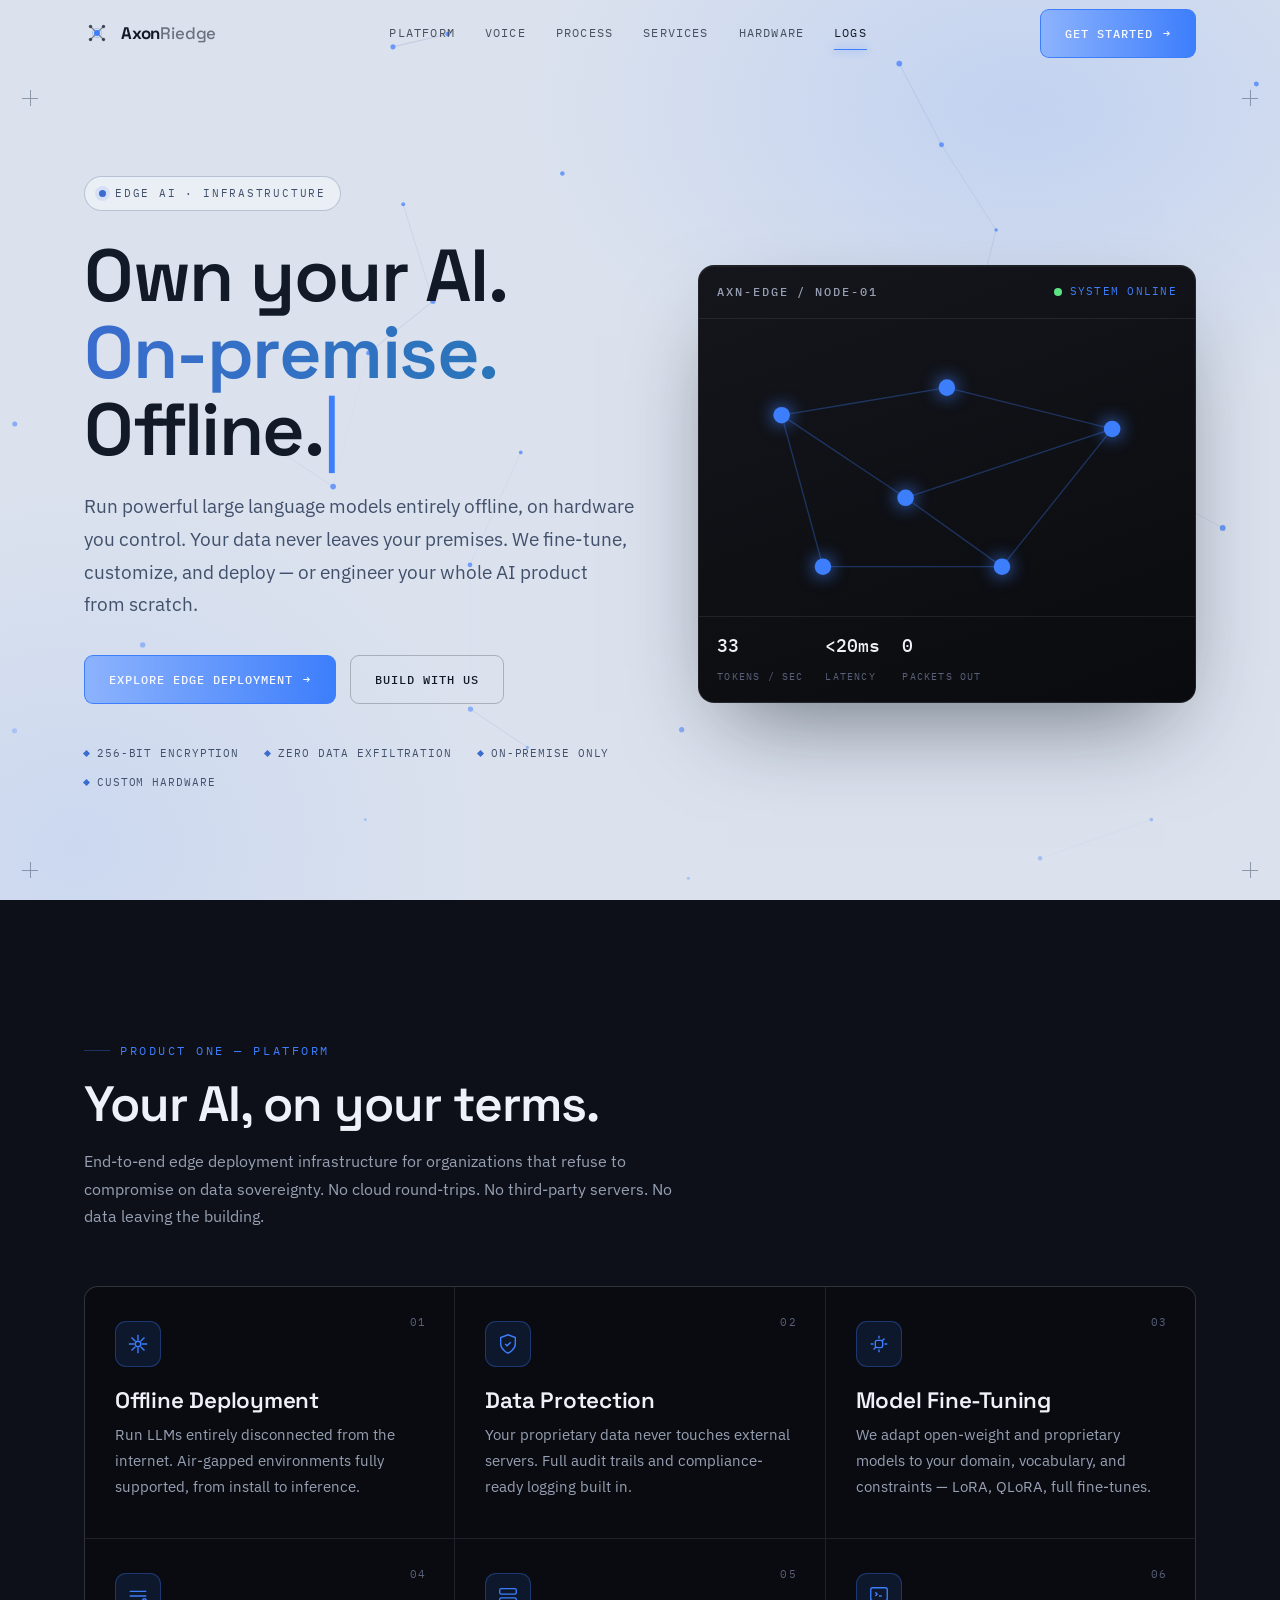
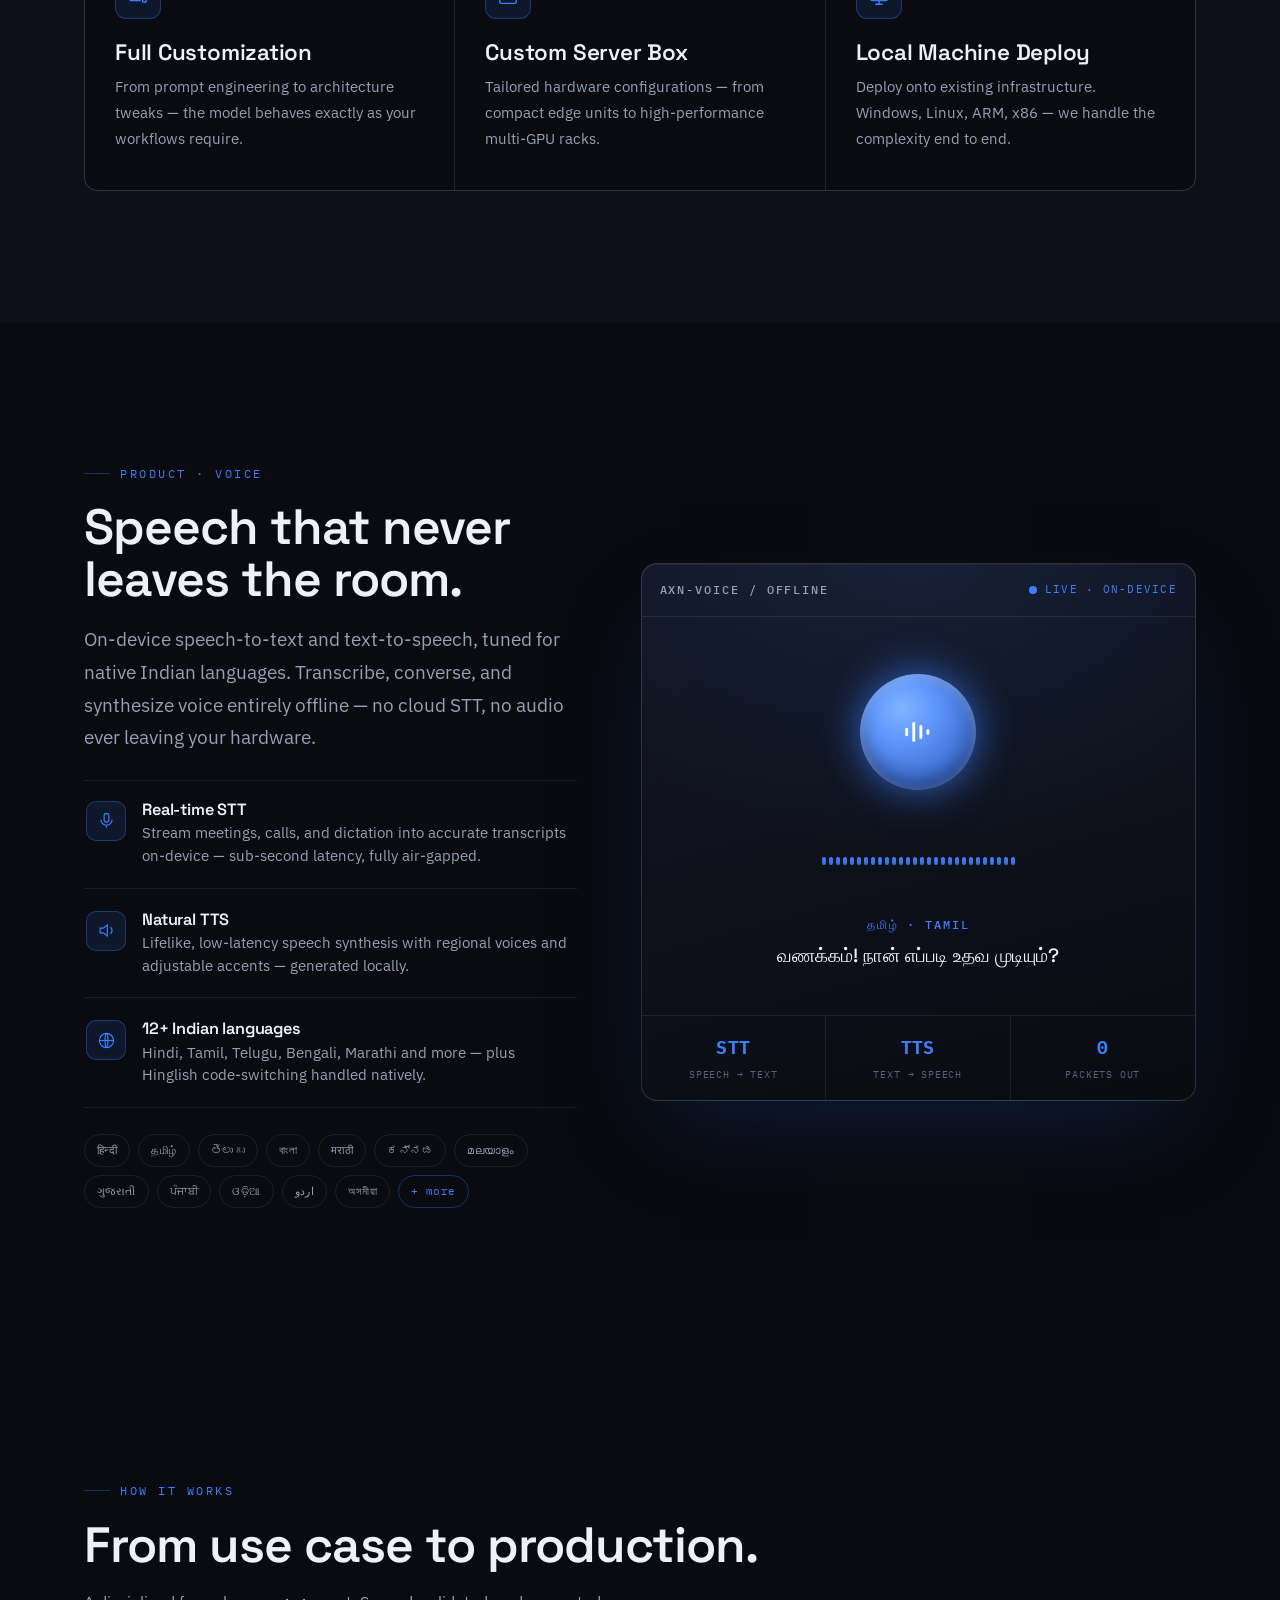
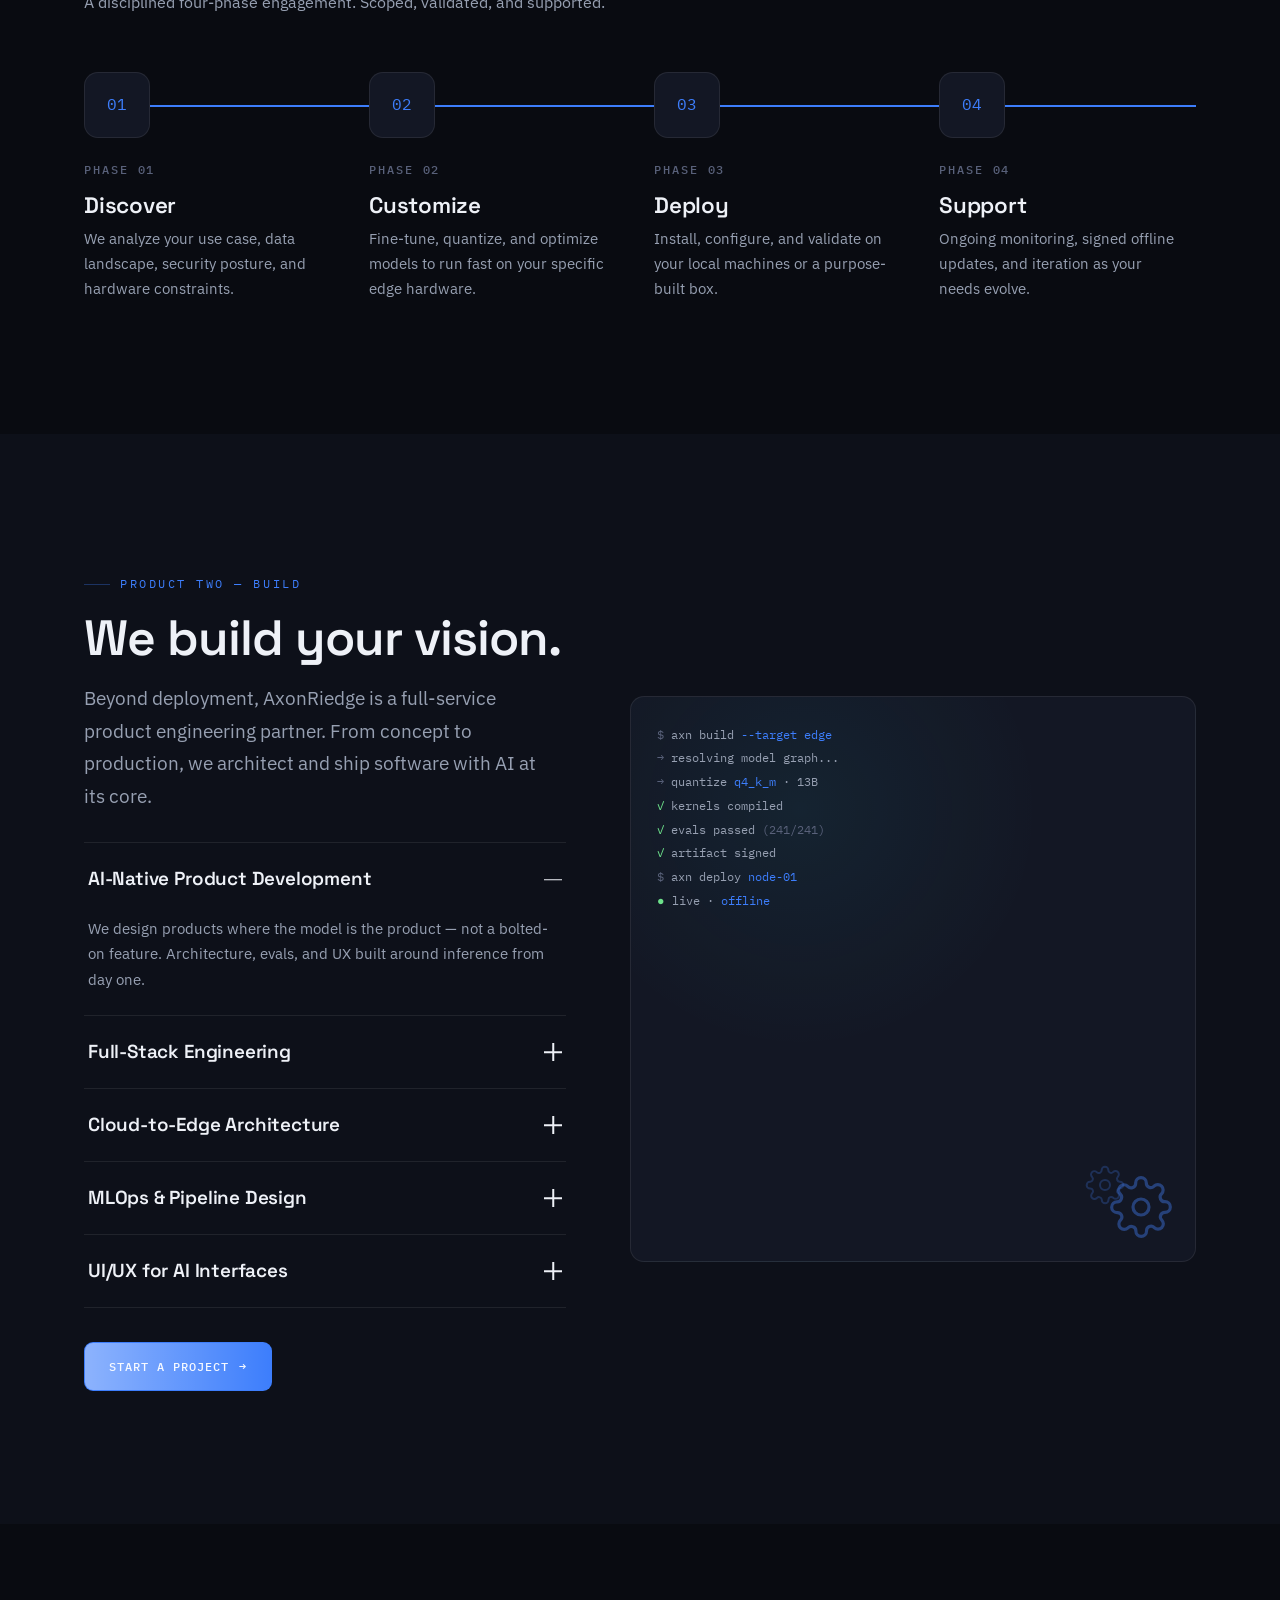
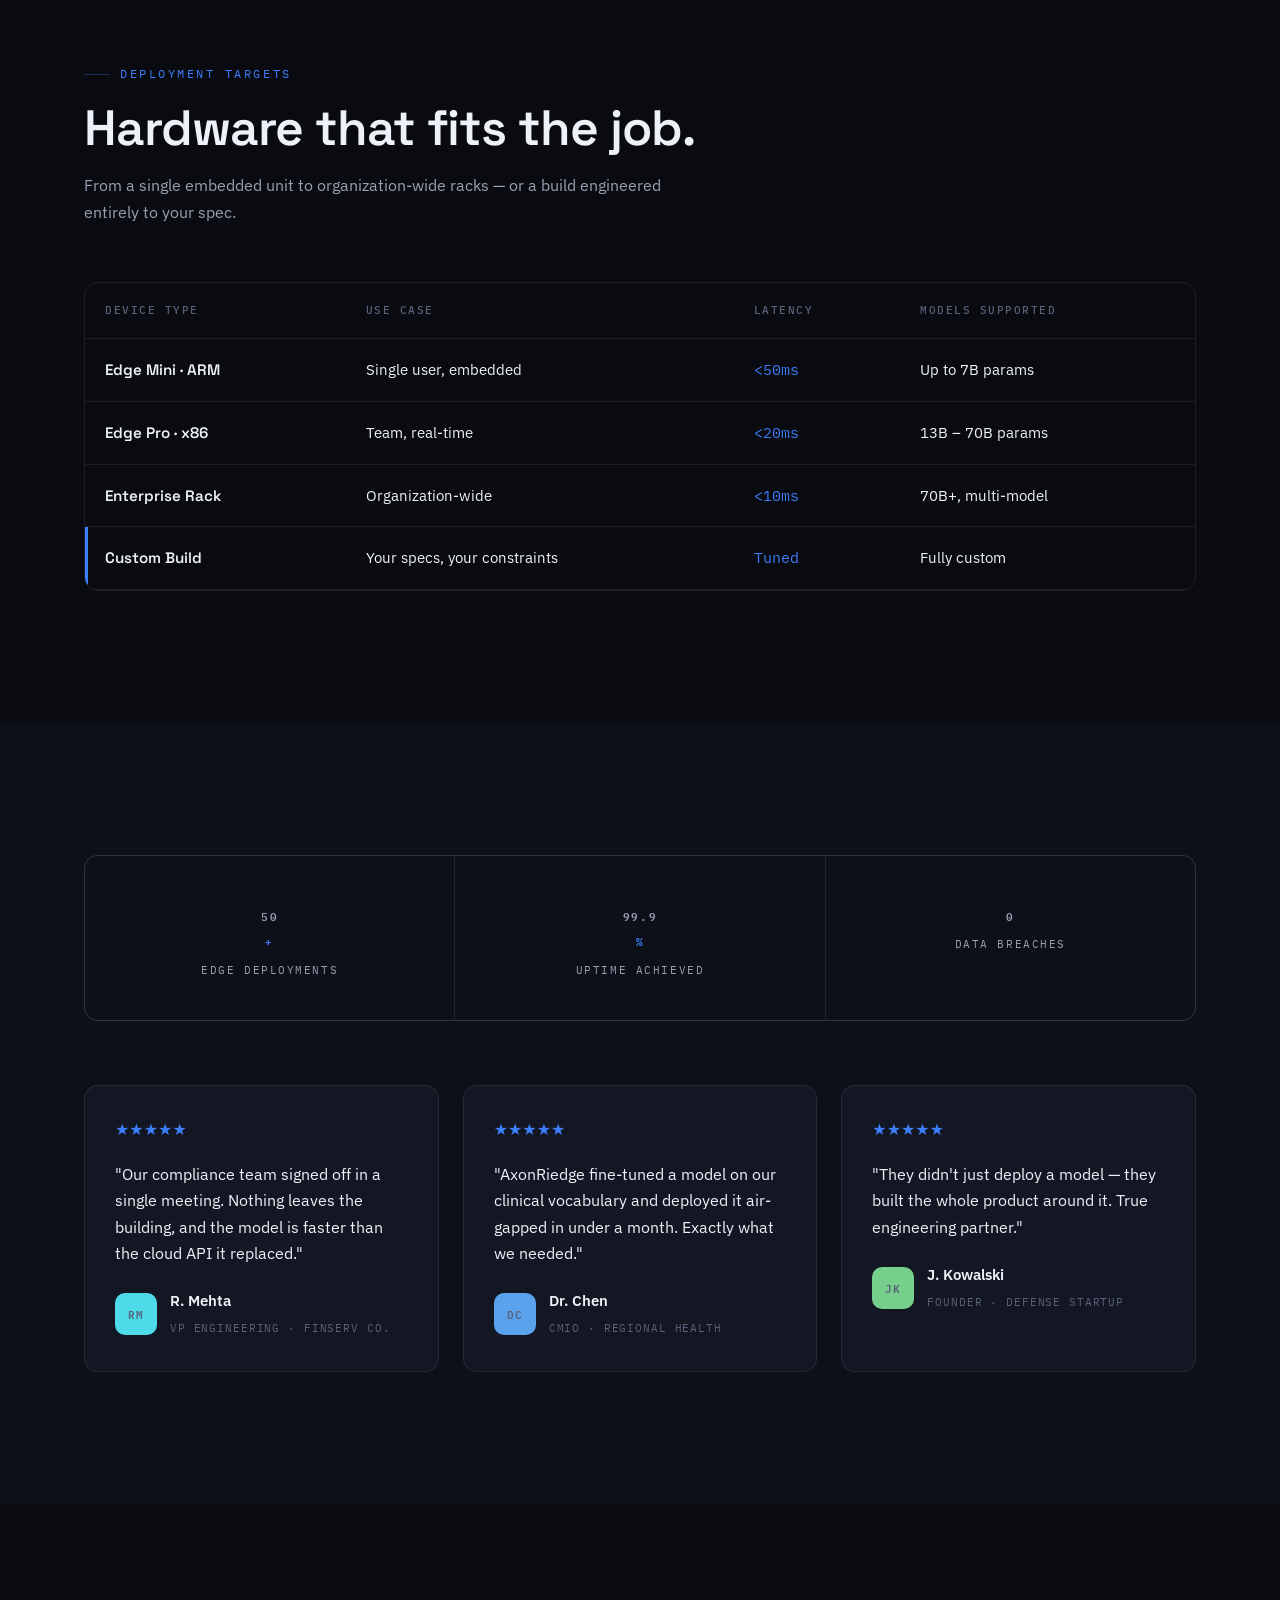
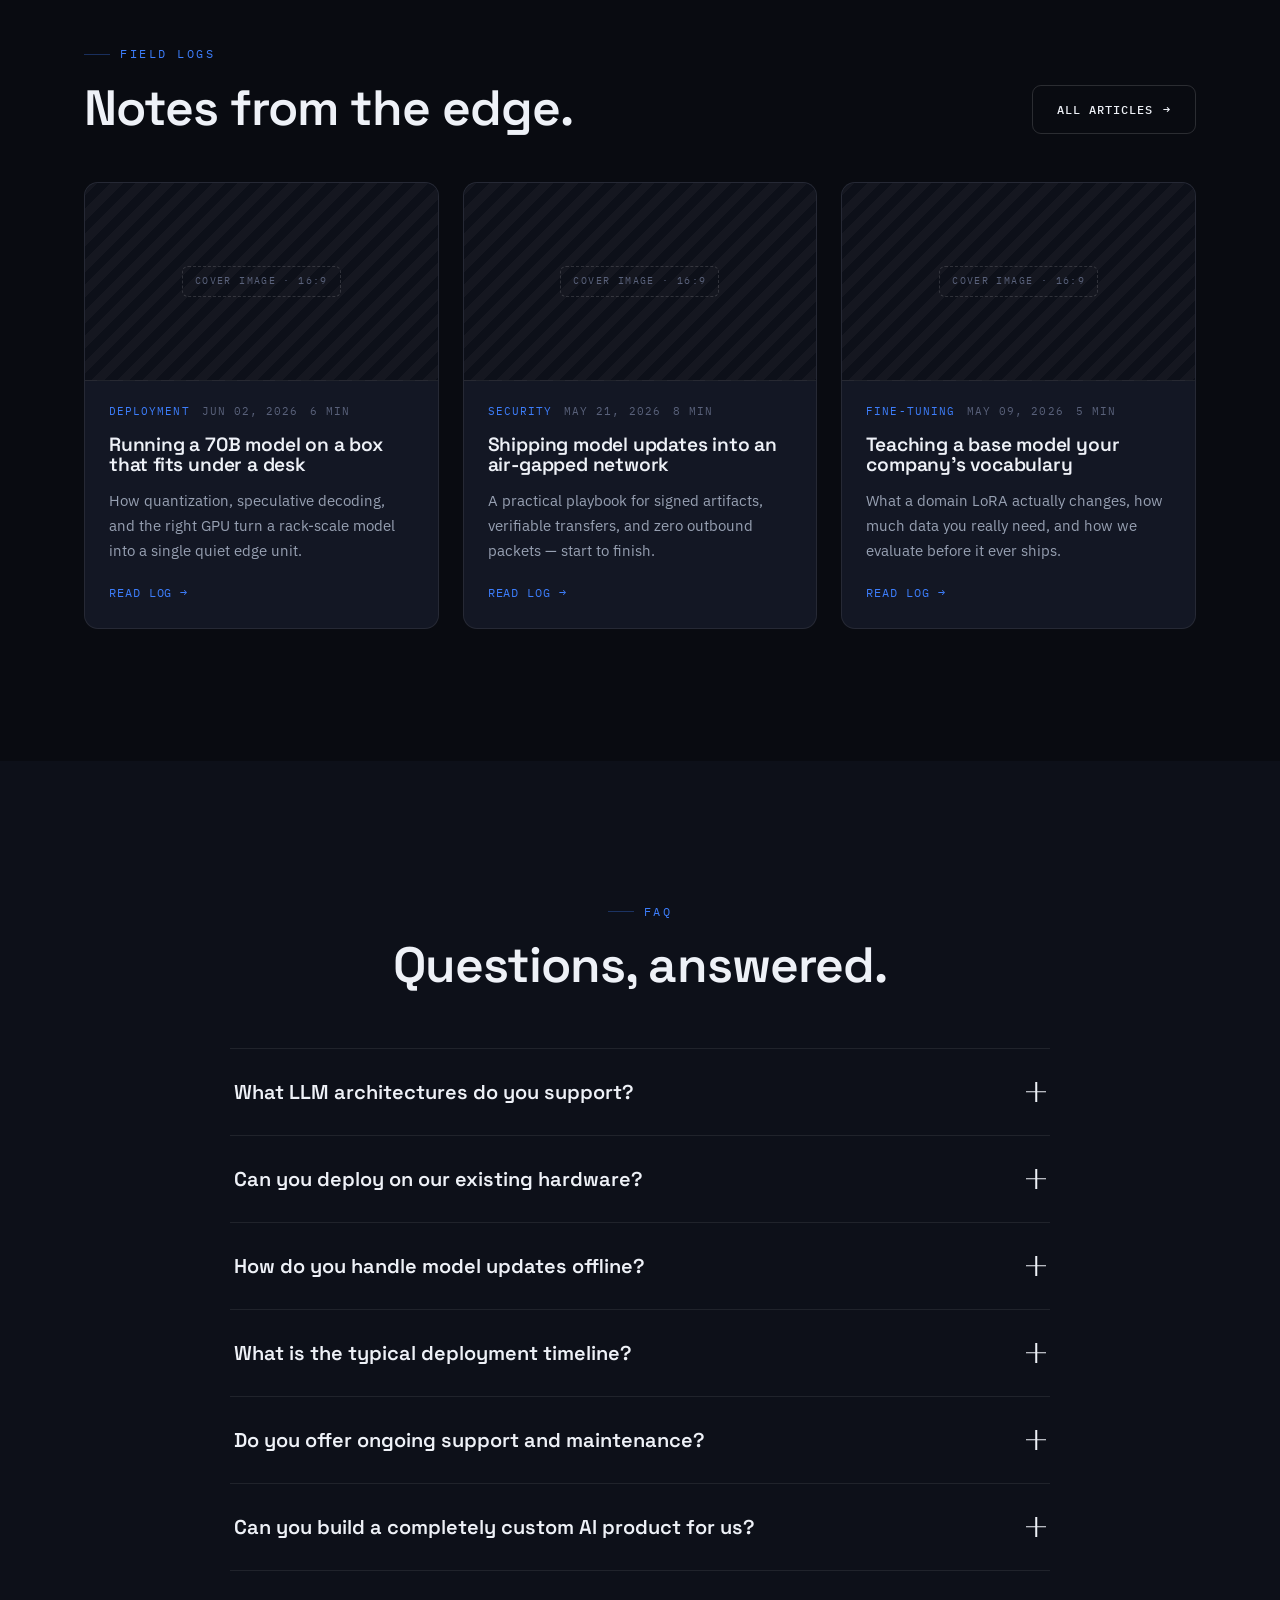
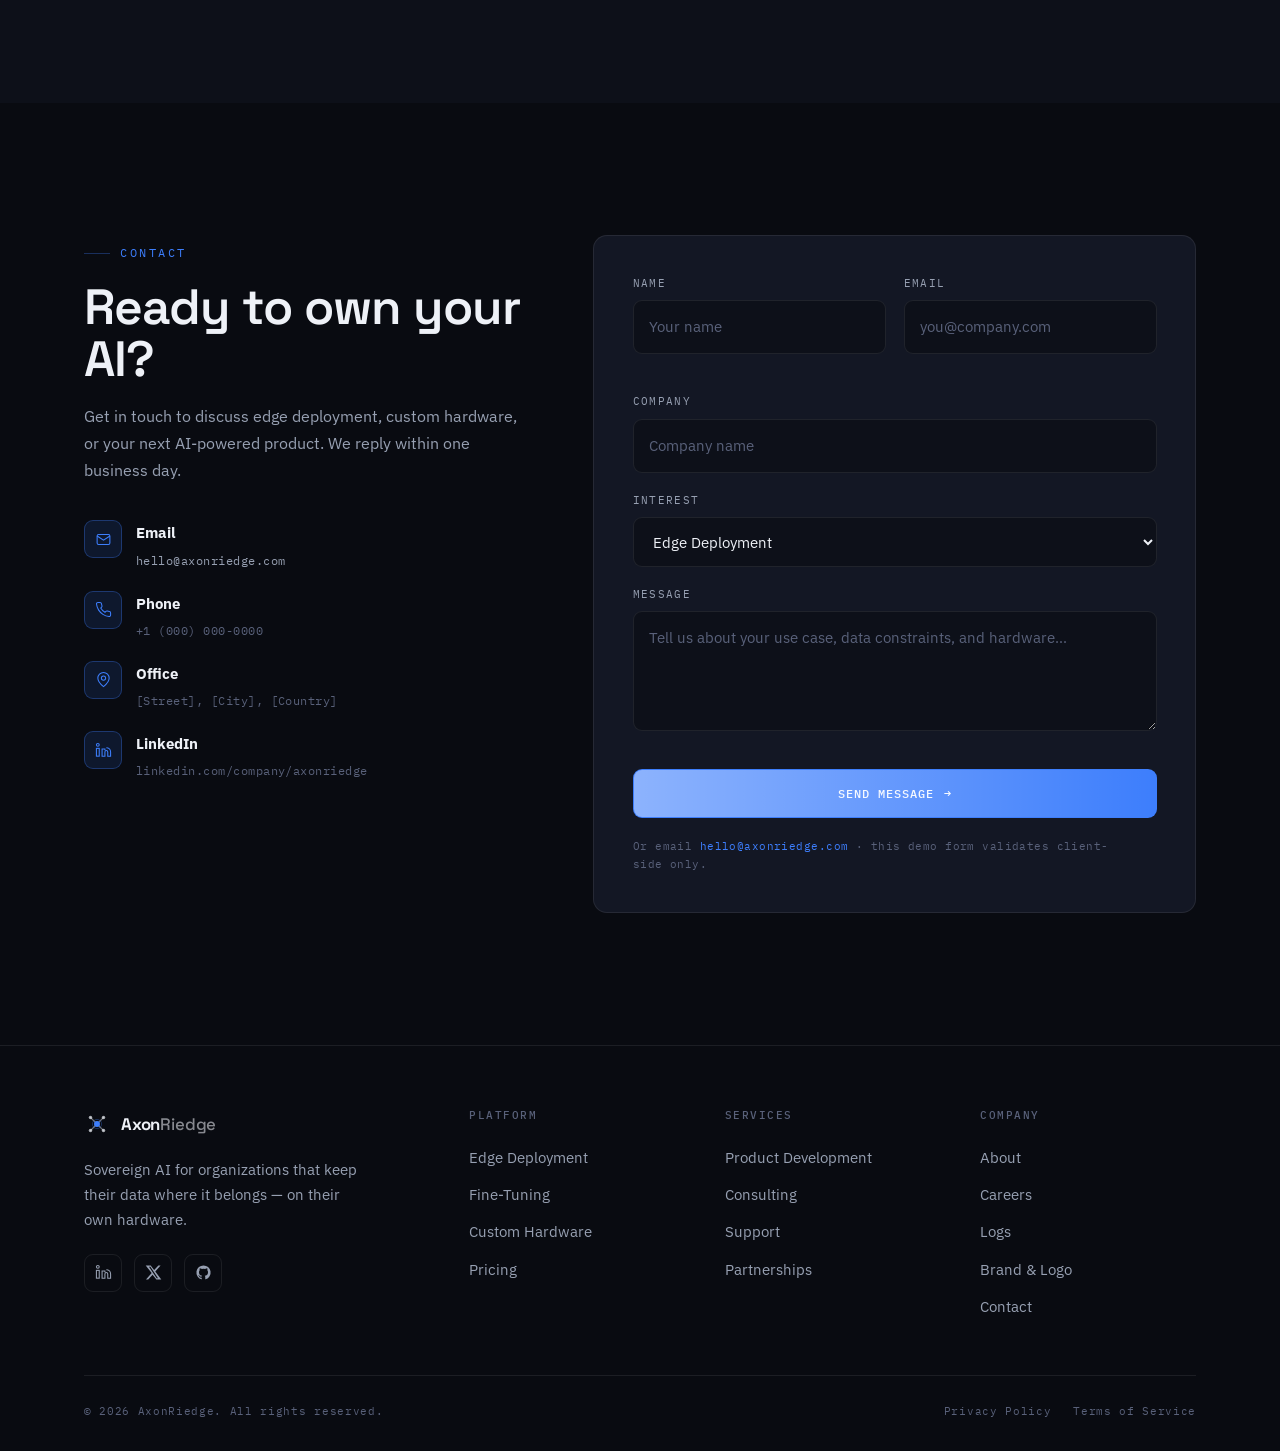
<file: index.html>
<!DOCTYPE html>
<html lang="en">
<head>
<meta charset="UTF-8">
<meta name="viewport" content="width=device-width, initial-scale=1.0">
<title>AxonRiedge — On-Premise & Air-Gapped Edge AI Deployment | Private LLMs, Yours</title>

<!-- ==== SEO: edit these in one place (see UPDATE-GUIDE.md §SEO) ==== -->
<meta name="description" content="AxonRiedge deploys large language models on-premise and air-gapped — private, offline edge AI that never leaves your hardware. Model fine-tuning, custom server boxes, and full-stack AI product engineering.">
<meta name="keywords" content="on-premise LLM deployment, air-gapped AI, edge AI infrastructure, private LLM, offline AI, data sovereignty, on-device inference, local LLM, model fine-tuning, custom AI hardware, enterprise AI deployment, secure AI">
<meta name="author" content="AxonRiedge">
<meta name="robots" content="index, follow">
<link rel="canonical" href="https://axonriedge.com/">

<!-- Open Graph / social -->
<meta property="og:type" content="website">
<meta property="og:site_name" content="AxonRiedge">
<meta property="og:title" content="AxonRiedge — Own Your AI. On-Premise. Air-Gapped. Yours.">
<meta property="og:description" content="Deploy powerful LLMs entirely offline on your own hardware. Your data never leaves your premises. Fine-tuning, custom edge hardware, and full-stack AI product engineering.">
<meta property="og:url" content="https://axonriedge.com/">
<meta property="og:image" content="https://axonriedge.com/assets/og-image.jpg">
<meta name="twitter:card" content="summary_large_image">
<meta name="twitter:title" content="AxonRiedge — On-Premise Edge AI Deployment">
<meta name="twitter:description" content="Private, offline LLMs on your hardware. Air-gapped. Sovereign. Yours.">
<meta name="twitter:image" content="https://axonriedge.com/assets/og-image.jpg">

<meta name="theme-color" content="#090b11">
<link rel="icon" href="assets/favicon.svg" type="image/svg+xml">

<!-- Fonts -->
<link rel="preconnect" href="https://fonts.googleapis.com">
<link rel="preconnect" href="https://fonts.gstatic.com" crossorigin>
<link href="https://fonts.googleapis.com/css2?family=Space+Grotesk:wght@500;600;700&family=IBM+Plex+Sans:wght@400;500;600&family=IBM+Plex+Mono:wght@400;500&display=swap" rel="stylesheet">

<link rel="stylesheet" href="styles.css">
<!-- Enable entrance motion only when the page is actually visible (avoids paused-at-hidden blank state) -->
<script>
  (function () {
    var de = document.documentElement;
    if (window.matchMedia("(prefers-reduced-motion: reduce)").matches) return;
    function on() { de.classList.add("anim"); }
    if (!document.hidden) { on(); }
    else { document.addEventListener("visibilitychange", function v() { if (!document.hidden) { on(); document.removeEventListener("visibilitychange", v); } }); }
  })();
</script>

<!-- ==== Structured data: Organization (edit contact/social in UPDATE-GUIDE.md §SEO) ==== -->
<script type="application/ld+json">
{
  "@context": "https://schema.org",
  "@type": "Organization",
  "name": "AxonRiedge",
  "url": "https://axonriedge.com/",
  "logo": "https://axonriedge.com/assets/favicon.svg",
  "description": "On-premise and air-gapped edge AI deployment. Private LLMs, model fine-tuning, custom hardware, and full-stack AI product engineering.",
  "email": "hello@axonriedge.com",
  "telephone": "+1-000-000-0000",
  "address": {
    "@type": "PostalAddress",
    "streetAddress": "[Street address placeholder]",
    "addressLocality": "[City]",
    "addressRegion": "[State]",
    "postalCode": "[ZIP]",
    "addressCountry": "[Country]"
  },
  "sameAs": [
    "https://www.linkedin.com/company/axonriedge",
    "https://x.com/axonriedge",
    "https://github.com/axonriedge"
  ]
}
</script>
<script type="application/ld+json">
{
  "@context": "https://schema.org",
  "@type": "FAQPage",
  "mainEntity": [
    {"@type":"Question","name":"What LLM architectures do you support?","acceptedAnswer":{"@type":"Answer","text":"We deploy open-weight transformer families (Llama, Mistral, Qwen, Gemma, Phi and more) as well as proprietary checkpoints you own. We handle quantization, LoRA/QLoRA fine-tuning, and inference runtimes across GGUF, vLLM, and TensorRT-LLM."}},
    {"@type":"Question","name":"Can you deploy on our existing hardware?","acceptedAnswer":{"@type":"Answer","text":"Yes. We deploy to existing x86, ARM, and GPU infrastructure across Windows and Linux, or supply purpose-built edge boxes when you need them."}},
    {"@type":"Question","name":"How do you handle model updates offline?","acceptedAnswer":{"@type":"Answer","text":"Updates ship as signed, verifiable artifacts installed through an air-gapped transfer procedure — no internet connection required at any point."}},
    {"@type":"Question","name":"What is the typical deployment timeline?","acceptedAnswer":{"@type":"Answer","text":"A scoped edge deployment typically runs 3–6 weeks from discovery to validated production, depending on hardware and fine-tuning needs."}},
    {"@type":"Question","name":"Do you offer ongoing support and maintenance?","acceptedAnswer":{"@type":"Answer","text":"Yes — monitoring, model refresh cycles, and iteration are available as ongoing engagements after deployment."}},
    {"@type":"Question","name":"Can you build a completely custom AI product for us?","acceptedAnswer":{"@type":"Answer","text":"Absolutely. Beyond deployment we are a full-service product engineering partner, building AI-native products end to end."}}
  ]
}
</script>
</head>
<body>

<a href="#main" class="btn-skip" style="position:absolute;left:-9999px;">Skip to content</a>
<div class="scroll-progress" id="progress"></div>
<canvas id="particles" aria-hidden="true"></canvas>

<!-- ================= NAV ================= -->
<header class="nav" id="nav">
  <div class="container inner">
    <a class="brand" href="#top" aria-label="AxonRiedge home">
      <svg class="mark" viewBox="0 0 48 48" aria-hidden="true" fill="none">
        <g stroke="currentColor" stroke-width="2.2" stroke-linecap="round" opacity="0.45">
          <line x1="24" y1="24" x2="36" y2="12"></line>
          <line x1="24" y1="24" x2="12" y2="12"></line>
          <line x1="24" y1="24" x2="12" y2="36"></line>
          <line x1="24" y1="24" x2="36" y2="36"></line>
        </g>
        <g fill="currentColor" opacity="0.7">
          <circle cx="36" cy="12" r="3.2"></circle>
          <circle cx="12" cy="12" r="3.2"></circle>
          <circle cx="12" cy="36" r="3.2"></circle>
          <circle cx="36" cy="36" r="3.2"></circle>
        </g>
        <circle cx="24" cy="24" r="8.5" fill="none" stroke="var(--accent)" stroke-width="1.4" opacity="0.4"></circle>
        <circle cx="24" cy="24" r="5.5" fill="var(--accent)"></circle>
      </svg>
      <span><b>Axon</b><span class="ax">Riedge</span></span>
    </a>
    <nav class="nav-links" aria-label="Primary">
      <a href="#edge-llm">Platform</a>
      <a href="#voice">Voice</a>
      <a href="#process">Process</a>
      <a href="#services">Services</a>
      <a href="#hardware">Hardware</a>
      <a href="#logs">Logs</a>
    </nav>
    <div class="nav-cta">
      <a href="#contact" class="btn btn-primary">Get Started <span class="arr">→</span></a>
      <button class="nav-burger" id="burger" aria-label="Open menu" aria-expanded="false"><span></span></button>
    </div>
  </div>
</header>

<nav class="mobile-menu" id="mobileMenu" aria-label="Mobile">
  <a href="#edge-llm">Platform</a>
  <a href="#voice">Voice</a>
  <a href="#process">Process</a>
  <a href="#services">Services</a>
  <a href="#hardware">Hardware</a>
  <a href="#logs">Logs</a>
  <a href="#contact">Get Started</a>
</nav>

<main id="main">
<span id="top"></span>

<!-- ================= HERO ================= -->
<section class="hero on-paper" aria-label="Intro">
  <canvas id="heroNet" aria-hidden="true"></canvas>
  <span class="reg tl"></span><span class="reg tr"></span><span class="reg bl"></span><span class="reg br"></span>
  <div class="container hero-grid">
    <div class="hero-copy">
      <span class="hero-pill load d1"><span class="dot"></span>EDGE AI · INFRASTRUCTURE</span>
      <h1 class="h1 load d2">Own your AI.<br><span class="grad">On-premise.</span> <span id="typed"></span><span class="type-cursor" id="cursor">|</span></h1>
      <p class="lead load d3">Run powerful large language models entirely offline, on hardware you control. Your data never leaves your premises. We fine-tune, customize, and deploy — or engineer your whole AI product from scratch.</p>
      <div class="hero-ctas load d4">
        <a href="#edge-llm" class="btn btn-primary" id="magnetic">Explore Edge Deployment <span class="arr">→</span></a>
        <a href="#services" class="btn btn-ghost">Build With Us</a>
      </div>
      <div class="trust-bar load d5">
        <span>256-bit Encryption</span>
        <span>Zero Data Exfiltration</span>
        <span>On-Premise Only</span>
        <span>Custom Hardware</span>
      </div>
    </div>

    <div class="hero-visual load d4">
      <div class="edge-unit" role="img" aria-label="An edge AI server unit running a local neural network, status online">
        <div class="eu-head">
          <span class="mono">AXN-EDGE / NODE-01</span>
          <span class="eu-online"><span class="led"></span>System Online</span>
        </div>
        <div class="eu-net">
          <svg viewBox="0 0 360 220" preserveAspectRatio="xMidYMid meet" aria-hidden="true">
            <g class="links">
              <line class="eu-link" x1="60" y1="60" x2="180" y2="40"/>
              <line class="eu-link" x1="60" y1="60" x2="150" y2="120"/>
              <line class="eu-link" x1="180" y1="40" x2="300" y2="70"/>
              <line class="eu-link" x1="150" y1="120" x2="300" y2="70"/>
              <line class="eu-link" x1="150" y1="120" x2="220" y2="170"/>
              <line class="eu-link" x1="300" y1="70" x2="220" y2="170"/>
              <line class="eu-link" x1="60" y1="60" x2="90" y2="170"/>
              <line class="eu-link" x1="90" y1="170" x2="220" y2="170"/>
            </g>
            <g>
              <circle class="eu-node" cx="60"  cy="60"  r="6" style="animation-delay:0s"/>
              <circle class="eu-node" cx="180" cy="40"  r="6" style="animation-delay:.4s"/>
              <circle class="eu-node" cx="300" cy="70"  r="6" style="animation-delay:.8s"/>
              <circle class="eu-node" cx="150" cy="120" r="6" style="animation-delay:.6s"/>
              <circle class="eu-node" cx="220" cy="170" r="6" style="animation-delay:1.0s"/>
              <circle class="eu-node" cx="90"  cy="170" r="6" style="animation-delay:.2s"/>
            </g>
          </svg>
        </div>
        <div class="eu-foot">
          <div class="eu-stat"><b id="tok">0</b><span>tokens / sec</span></div>
          <div class="eu-stat"><b>&lt;20ms</b><span>latency</span></div>
          <div class="eu-stat"><b>0</b><span>packets out</span></div>
        </div>
      </div>
    </div>
  </div>
</section>

<!-- ================= PRODUCT 1 : EDGE LLM ================= -->
<section class="band band--dark2" id="edge-llm">
  <div class="container">
    <div class="sec-head reveal">
      <span class="eyebrow">Product One — Platform</span>
      <h2 class="h2">Your AI, on your terms.</h2>
      <p>End-to-end edge deployment infrastructure for organizations that refuse to compromise on data sovereignty. No cloud round-trips. No third-party servers. No data leaving the building.</p>
    </div>

    <div class="grid-3 reveal">
      <article class="feature">
        <span class="fnum">01</span>
        <span class="ico" aria-hidden="true"><svg viewBox="0 0 24 24" fill="none" stroke="currentColor" stroke-width="1.5"><path d="M12 2v6m0 8v6M4.9 4.9l4.2 4.2m5.8 5.8 4.2 4.2M2 12h6m8 0h6M4.9 19.1l4.2-4.2m5.8-5.8 4.2-4.2"/><circle cx="12" cy="12" r="3"/></svg></span>
        <h3 class="h3">Offline Deployment</h3>
        <p>Run LLMs entirely disconnected from the internet. Air-gapped environments fully supported, from install to inference.</p>
      </article>
      <article class="feature">
        <span class="fnum">02</span>
        <span class="ico" aria-hidden="true"><svg viewBox="0 0 24 24" fill="none" stroke="currentColor" stroke-width="1.5"><path d="M12 22s8-4 8-10V5l-8-3-8 3v7c0 6 8 10 8 10Z"/><path d="m9 12 2 2 4-4"/></svg></span>
        <h3 class="h3">Data Protection</h3>
        <p>Your proprietary data never touches external servers. Full audit trails and compliance-ready logging built in.</p>
      </article>
      <article class="feature">
        <span class="fnum">03</span>
        <span class="ico" aria-hidden="true"><svg viewBox="0 0 24 24" fill="none" stroke="currentColor" stroke-width="1.5"><path d="M12 3v3m0 12v3M3 12h3m12 0h3"/><rect x="8" y="8" width="8" height="8" rx="2"/><path d="m15 9 3-3m-12 12 3-3"/></svg></span>
        <h3 class="h3">Model Fine-Tuning</h3>
        <p>We adapt open-weight and proprietary models to your domain, vocabulary, and constraints — LoRA, QLoRA, full fine-tunes.</p>
      </article>
      <article class="feature">
        <span class="fnum">04</span>
        <span class="ico" aria-hidden="true"><svg viewBox="0 0 24 24" fill="none" stroke="currentColor" stroke-width="1.5"><path d="M3 7h18M3 12h18M3 17h12"/><circle cx="19" cy="17" r="2"/></svg></span>
        <h3 class="h3">Full Customization</h3>
        <p>From prompt engineering to architecture tweaks — the model behaves exactly as your workflows require.</p>
      </article>
      <article class="feature">
        <span class="fnum">05</span>
        <span class="ico" aria-hidden="true"><svg viewBox="0 0 24 24" fill="none" stroke="currentColor" stroke-width="1.5"><rect x="3" y="4" width="18" height="6" rx="1.5"/><rect x="3" y="14" width="18" height="6" rx="1.5"/><path d="M7 7h.01M7 17h.01"/></svg></span>
        <h3 class="h3">Custom Server Box</h3>
        <p>Tailored hardware configurations — from compact edge units to high-performance multi-GPU racks.</p>
      </article>
      <article class="feature">
        <span class="fnum">06</span>
        <span class="ico" aria-hidden="true"><svg viewBox="0 0 24 24" fill="none" stroke="currentColor" stroke-width="1.5"><rect x="3" y="3" width="18" height="14" rx="2"/><path d="M8 21h8m-4-4v4"/><path d="m8 8 2 2-2 2m4 0h3"/></svg></span>
        <h3 class="h3">Local Machine Deploy</h3>
        <p>Deploy onto existing infrastructure. Windows, Linux, ARM, x86 — we handle the complexity end to end.</p>
      </article>
    </div>
  </div>
</section>

<!-- ================= PRODUCT · VOICE AI ================= -->
<section class="band band--dark" id="voice">
  <div class="container voice-grid">
    <div class="voice-copy reveal">
      <span class="eyebrow">Product · Voice</span>
      <h2 class="h2" style="margin:18px 0;">Speech that never leaves the room.</h2>
      <p class="lead">On-device speech-to-text and text-to-speech, tuned for native Indian languages. Transcribe, converse, and synthesize voice entirely offline — no cloud STT, no audio ever leaving your hardware.</p>
      <div class="voice-feats">
        <div class="vfeat">
          <span class="vi" aria-hidden="true"><svg viewBox="0 0 24 24" fill="none" stroke="currentColor" stroke-width="1.5"><rect x="9" y="3" width="6" height="11" rx="3"></rect><path d="M5 11a7 7 0 0 0 14 0"></path><path d="M12 18v3"></path></svg></span>
          <div><h4>Real-time STT</h4><p>Stream meetings, calls, and dictation into accurate transcripts on-device — sub-second latency, fully air-gapped.</p></div>
        </div>
        <div class="vfeat">
          <span class="vi" aria-hidden="true"><svg viewBox="0 0 24 24" fill="none" stroke="currentColor" stroke-width="1.5"><path d="M4 9v6h4l5 4V5L8 9H4Z"></path><path d="M17 8a5 5 0 0 1 0 8"></path></svg></span>
          <div><h4>Natural TTS</h4><p>Lifelike, low-latency speech synthesis with regional voices and adjustable accents — generated locally.</p></div>
        </div>
        <div class="vfeat">
          <span class="vi" aria-hidden="true"><svg viewBox="0 0 24 24" fill="none" stroke="currentColor" stroke-width="1.5"><circle cx="12" cy="12" r="9"></circle><path d="M3 12h18"></path><path d="M12 3c2.5 2.5 2.5 15.5 0 18M12 3c-2.5 2.5-2.5 15.5 0 18"></path></svg></span>
          <div><h4>12+ Indian languages</h4><p>Hindi, Tamil, Telugu, Bengali, Marathi and more — plus Hinglish code-switching handled natively.</p></div>
        </div>
      </div>
      <div class="lang-chips">
        <span>हिन्दी</span><span>தமிழ்</span><span>తెలుగు</span><span>বাংলা</span><span>मराठी</span><span>ಕನ್ನಡ</span><span>മലയാളം</span><span>ગુજરાતી</span><span>ਪੰਜਾਬੀ</span><span>ଓଡ଼ିଆ</span><span>اردو</span><span>অসমীয়া</span><span class="more-lang">+ more</span>
      </div>
    </div>

    <div class="reveal rd-1">
      <div class="voice-stage" id="voiceStage">
        <div class="vs-head"><span class="mono">AXN-VOICE / OFFLINE</span><span class="vs-live"><span class="led"></span>Live · On-Device</span></div>
        <div class="vs-body">
          <div class="vs-orb-wrap">
            <span class="vs-ring"></span><span class="vs-ring"></span><span class="vs-ring"></span>
            <div class="vs-orb" role="img" aria-label="AI voice assistant speaking">
              <svg viewBox="0 0 24 24" fill="none" stroke="currentColor" stroke-width="2" stroke-linecap="round"><path d="M4 10v4M9 6v12M14 8v8M19 11v2"></path></svg>
            </div>
          </div>
          <div class="vs-wave" id="vsWave" aria-hidden="true"></div>
          <div class="vs-caption">
            <span class="vs-lang mono" id="voiceLang">हिन्दी · HINDI</span>
            <p class="vs-text" id="voiceText">नमस्ते! मैं आपकी कैसे मदद कर सकता हूँ?</p>
          </div>
        </div>
        <div class="vs-foot">
          <span><b>STT</b>speech → text</span>
          <span><b>TTS</b>text → speech</span>
          <span><b>0</b>packets out</span>
        </div>
      </div>
    </div>
  </div>
</section>

<!-- ================= PROCESS ================= -->
<section class="band band--dark" id="process">
  <div class="container">
    <div class="sec-head reveal">
      <span class="eyebrow">How it works</span>
      <h2 class="h2">From use case to production.</h2>
      <p>A disciplined four-phase engagement. Scoped, validated, and supported.</p>
    </div>

    <div class="timeline reveal">
      <div class="tl-track" aria-hidden="true">
        <svg viewBox="0 0 100 2" preserveAspectRatio="none"><line class="tl-line" x1="0" y1="1" x2="100" y2="1"/><line class="tl-line draw" id="tlDraw" x1="0" y1="1" x2="100" y2="1" pathLength="1"/></svg>
      </div>
      <div class="tl-steps">
        <div class="tl-step"><div class="tl-dot">01</div><span class="mono">Phase 01</span><h3 class="h3">Discover</h3><p>We analyze your use case, data landscape, security posture, and hardware constraints.</p></div>
        <div class="tl-step"><div class="tl-dot">02</div><span class="mono">Phase 02</span><h3 class="h3">Customize</h3><p>Fine-tune, quantize, and optimize models to run fast on your specific edge hardware.</p></div>
        <div class="tl-step"><div class="tl-dot">03</div><span class="mono">Phase 03</span><h3 class="h3">Deploy</h3><p>Install, configure, and validate on your local machines or a purpose-built box.</p></div>
        <div class="tl-step"><div class="tl-dot">04</div><span class="mono">Phase 04</span><h3 class="h3">Support</h3><p>Ongoing monitoring, signed offline updates, and iteration as your needs evolve.</p></div>
      </div>
    </div>
  </div>
</section>

<!-- ================= PRODUCT 2 : SERVICES ================= -->
<section class="band band--dark2" id="services">
  <div class="container svc-grid">
    <div class="reveal">
      <span class="eyebrow">Product Two — Build</span>
      <h2 class="h2" style="margin:18px 0;">We build your vision.</h2>
      <p class="lead">Beyond deployment, AxonRiedge is a full-service product engineering partner. From concept to production, we architect and ship software with AI at its core.</p>
      <div class="svc-list">
        <div class="svc-item open">
          <button class="svc-q" aria-expanded="true">AI-Native Product Development<span class="svc-plus" aria-hidden="true"></span></button>
          <div class="svc-a"><div><p>We design products where the model is the product — not a bolted-on feature. Architecture, evals, and UX built around inference from day one.</p></div></div>
        </div>
        <div class="svc-item">
          <button class="svc-q" aria-expanded="false">Full-Stack Engineering<span class="svc-plus" aria-hidden="true"></span></button>
          <div class="svc-a"><div><p>Frontend, backend, data, and infra under one roof. We own the whole stack so handoffs never become bottlenecks.</p></div></div>
        </div>
        <div class="svc-item">
          <button class="svc-q" aria-expanded="false">Cloud-to-Edge Architecture<span class="svc-plus" aria-hidden="true"></span></button>
          <div class="svc-a"><div><p>Hybrid systems that train in the cloud and serve at the edge — keeping sensitive inference local while scaling where it's safe.</p></div></div>
        </div>
        <div class="svc-item">
          <button class="svc-q" aria-expanded="false">MLOps &amp; Pipeline Design<span class="svc-plus" aria-hidden="true"></span></button>
          <div class="svc-a"><div><p>Reproducible training, evaluation, and rollout pipelines with versioned models and signed, air-gap-friendly artifacts.</p></div></div>
        </div>
        <div class="svc-item">
          <button class="svc-q" aria-expanded="false">UI/UX for AI Interfaces<span class="svc-plus" aria-hidden="true"></span></button>
          <div class="svc-a"><div><p>Interfaces that make probabilistic systems feel trustworthy — streaming, citations, guardrails, and graceful failure states.</p></div></div>
        </div>
      </div>
      <a href="#contact" class="btn btn-primary" id="magnetic2" style="margin-top:34px;">Start a Project <span class="arr">→</span></a>
    </div>

    <div class="reveal rd-2">
      <div class="factory" id="factory">
        <div class="term" aria-hidden="true">
          <div class="ln"><span class="dim">$</span> axn build <span class="k">--target edge</span></div>
          <div class="ln"><span class="dim">→</span> resolving model graph...</div>
          <div class="ln"><span class="dim">→</span> quantize <span class="k">q4_k_m</span> · 13B</div>
          <div class="ln"><span class="ok">✓</span> kernels compiled</div>
          <div class="ln"><span class="ok">✓</span> evals passed <span class="dim">(241/241)</span></div>
          <div class="ln"><span class="ok">✓</span> artifact signed</div>
          <div class="ln"><span class="dim">$</span> axn deploy <span class="k">node-01</span></div>
          <div class="ln"><span class="ok">●</span> live · <span class="k">offline</span></div>
        </div>
        <div class="gear g1" aria-hidden="true"><svg viewBox="0 0 24 24" fill="none" stroke="currentColor" stroke-width="1.2"><path d="M12 15a3 3 0 1 0 0-6 3 3 0 0 0 0 6Z"/><path d="M19.4 15a1.65 1.65 0 0 0 .33 1.82l.06.06a2 2 0 1 1-2.83 2.83l-.06-.06a1.65 1.65 0 0 0-1.82-.33 1.65 1.65 0 0 0-1 1.51V21a2 2 0 0 1-4 0v-.09A1.65 1.65 0 0 0 9 19.4a1.65 1.65 0 0 0-1.82.33l-.06.06a2 2 0 1 1-2.83-2.83l.06-.06a1.65 1.65 0 0 0 .33-1.82 1.65 1.65 0 0 0-1.51-1H3a2 2 0 0 1 0-4h.09A1.65 1.65 0 0 0 4.6 9a1.65 1.65 0 0 0-.33-1.82l-.06-.06a2 2 0 1 1 2.83-2.83l.06.06a1.65 1.65 0 0 0 1.82.33H9a1.65 1.65 0 0 0 1-1.51V3a2 2 0 0 1 4 0v.09a1.65 1.65 0 0 0 1 1.51 1.65 1.65 0 0 0 1.82-.33l.06-.06a2 2 0 1 1 2.83 2.83l-.06.06a1.65 1.65 0 0 0-.33 1.82V9a1.65 1.65 0 0 0 1.51 1H21a2 2 0 0 1 0 4h-.09a1.65 1.65 0 0 0-1.51 1Z"/></svg></div>
        <div class="gear g2" aria-hidden="true"><svg viewBox="0 0 24 24" fill="none" stroke="currentColor" stroke-width="1.2"><path d="M12 15a3 3 0 1 0 0-6 3 3 0 0 0 0 6Z"/><path d="M19.4 15a1.65 1.65 0 0 0 .33 1.82l.06.06a2 2 0 1 1-2.83 2.83l-.06-.06a1.65 1.65 0 0 0-1.82-.33 1.65 1.65 0 0 0-1 1.51V21a2 2 0 0 1-4 0v-.09A1.65 1.65 0 0 0 9 19.4a1.65 1.65 0 0 0-1.82.33l-.06.06a2 2 0 1 1-2.83-2.83l.06-.06a1.65 1.65 0 0 0 .33-1.82 1.65 1.65 0 0 0-1.51-1H3a2 2 0 0 1 0-4h.09A1.65 1.65 0 0 0 4.6 9a1.65 1.65 0 0 0-.33-1.82l-.06-.06a2 2 0 1 1 2.83-2.83l.06.06a1.65 1.65 0 0 0 1.82.33H9a1.65 1.65 0 0 0 1-1.51V3a2 2 0 0 1 4 0v.09a1.65 1.65 0 0 0 1 1.51 1.65 1.65 0 0 0 1.82-.33l.06-.06a2 2 0 1 1 2.83 2.83l-.06.06a1.65 1.65 0 0 0-.33 1.82V9a1.65 1.65 0 0 0 1.51 1H21a2 2 0 0 1 0 4h-.09a1.65 1.65 0 0 0-1.51 1Z"/></svg></div>
      </div>
    </div>
  </div>
</section>

<!-- ================= HARDWARE ================= -->
<section class="band band--dark" id="hardware">
  <div class="container">
    <div class="sec-head reveal">
      <span class="eyebrow">Deployment Targets</span>
      <h2 class="h2">Hardware that fits the job.</h2>
      <p>From a single embedded unit to organization-wide racks — or a build engineered entirely to your spec.</p>
    </div>
    <div class="specs-wrap reveal">
      <table class="specs">
        <thead><tr><th>Device Type</th><th>Use Case</th><th>Latency</th><th>Models Supported</th></tr></thead>
        <tbody>
          <tr><td>Edge Mini · ARM</td><td>Single user, embedded</td><td class="latency">&lt;50ms</td><td>Up to 7B params</td></tr>
          <tr><td>Edge Pro · x86</td><td>Team, real-time</td><td class="latency">&lt;20ms</td><td>13B – 70B params</td></tr>
          <tr><td>Enterprise Rack</td><td>Organization-wide</td><td class="latency">&lt;10ms</td><td>70B+, multi-model</td></tr>
          <tr class="row-custom"><td>Custom Build</td><td>Your specs, your constraints</td><td class="latency">Tuned</td><td>Fully custom</td></tr>
        </tbody>
      </table>
    </div>
  </div>
</section>

<!-- ================= SOCIAL PROOF ================= -->
<section class="band band--dark2" id="trust">
  <div class="container">
    <div class="stats reveal">
      <div class="stat"><b><span class="count" data-to="50">0</span><span class="u">+</span></b><span>Edge Deployments</span></div>
      <div class="stat"><b><span class="count" data-to="99.9" data-dec="1">0</span><span class="u">%</span></b><span>Uptime Achieved</span></div>
      <div class="stat"><b><span class="count" data-to="0">0</span></b><span>Data Breaches</span></div>
    </div>
    <div class="tcards">
      <article class="tcard reveal rd-1">
        <div class="stars" aria-label="5 out of 5">★★★★★</div>
        <blockquote>"Our compliance team signed off in a single meeting. Nothing leaves the building, and the model is faster than the cloud API it replaced."</blockquote>
        <div class="who"><span class="av" style="background:oklch(0.82 0.12 205)">RM</span><div><b>R. Mehta</b><span>VP Engineering · FinServ Co.</span></div></div>
      </article>
      <article class="tcard reveal rd-2">
        <div class="stars" aria-label="5 out of 5">★★★★★</div>
        <blockquote>"AxonRiedge fine-tuned a model on our clinical vocabulary and deployed it air-gapped in under a month. Exactly what we needed."</blockquote>
        <div class="who"><span class="av" style="background:oklch(0.7 0.13 250)">DC</span><div><b>Dr. Chen</b><span>CMIO · Regional Health</span></div></div>
      </article>
      <article class="tcard reveal rd-3">
        <div class="stars" aria-label="5 out of 5">★★★★★</div>
        <blockquote>"They didn't just deploy a model — they built the whole product around it. True engineering partner."</blockquote>
        <div class="who"><span class="av" style="background:oklch(0.78 0.13 150)">JK</span><div><b>J. Kowalski</b><span>Founder · Defense Startup</span></div></div>
      </article>
    </div>
  </div>
</section>

<!-- ================= LOGS / ARTICLES ================= -->
<!-- To add an article: copy one <article class="log"> block. See UPDATE-GUIDE.md §Articles. -->
<section class="band band--dark" id="logs">
  <div class="container">
    <div class="log-head reveal">
      <div>
        <span class="eyebrow">Field Logs</span>
        <h2 class="h2" style="margin-top:18px;">Notes from the edge.</h2>
      </div>
      <a href="#" class="btn btn-ghost">All Articles <span class="arr">→</span></a>
    </div>
    <div class="logs">
      <article class="log reveal rd-1">
        <div class="thumb"><span class="ph">cover image · 16:9</span></div>
        <div class="meta"><span class="tag">Deployment</span><span>Jun 02, 2026</span><span>6 min</span></div>
        <h3 class="h3">Running a 70B model on a box that fits under a desk</h3>
        <p>How quantization, speculative decoding, and the right GPU turn a rack-scale model into a single quiet edge unit.</p>
        <a href="#" class="more">Read log <span class="arr">→</span></a>
      </article>
      <article class="log reveal rd-2">
        <div class="thumb"><span class="ph">cover image · 16:9</span></div>
        <div class="meta"><span class="tag">Security</span><span>May 21, 2026</span><span>8 min</span></div>
        <h3 class="h3">Shipping model updates into an air-gapped network</h3>
        <p>A practical playbook for signed artifacts, verifiable transfers, and zero outbound packets — start to finish.</p>
        <a href="#" class="more">Read log <span class="arr">→</span></a>
      </article>
      <article class="log reveal rd-3">
        <div class="thumb"><span class="ph">cover image · 16:9</span></div>
        <div class="meta"><span class="tag">Fine-Tuning</span><span>May 09, 2026</span><span>5 min</span></div>
        <h3 class="h3">Teaching a base model your company's vocabulary</h3>
        <p>What a domain LoRA actually changes, how much data you really need, and how we evaluate before it ever ships.</p>
        <a href="#" class="more">Read log <span class="arr">→</span></a>
      </article>
    </div>
  </div>
</section>

<!-- ================= FAQ ================= -->
<section class="band band--dark2" id="faq">
  <div class="container">
    <div class="sec-head reveal" style="text-align:center;margin-inline:auto;">
      <span class="eyebrow" style="justify-content:center;">FAQ</span>
      <h2 class="h2" style="margin-top:18px;">Questions, answered.</h2>
    </div>
    <div class="faq reveal" id="faq">
      <div class="faq-item"><button class="faq-q" aria-expanded="false">What LLM architectures do you support?<span class="faq-plus" aria-hidden="true"></span></button><div class="faq-a"><div><p>Open-weight transformer families — Llama, Mistral, Qwen, Gemma, Phi and more — as well as proprietary checkpoints you own. We handle quantization, LoRA/QLoRA and full fine-tuning, and inference across GGUF, vLLM, and TensorRT-LLM runtimes.</p></div></div></div>
      <div class="faq-item"><button class="faq-q" aria-expanded="false">Can you deploy on our existing hardware?<span class="faq-plus" aria-hidden="true"></span></button><div class="faq-a"><div><p>Yes. We deploy to existing x86, ARM, and GPU infrastructure across Windows and Linux — or supply purpose-built edge boxes when you need dedicated hardware.</p></div></div></div>
      <div class="faq-item"><button class="faq-q" aria-expanded="false">How do you handle model updates offline?<span class="faq-plus" aria-hidden="true"></span></button><div class="faq-a"><div><p>Updates ship as signed, verifiable artifacts installed through an air-gapped transfer procedure. No internet connection is required at any point in the lifecycle.</p></div></div></div>
      <div class="faq-item"><button class="faq-q" aria-expanded="false">What is the typical deployment timeline?<span class="faq-plus" aria-hidden="true"></span></button><div class="faq-a"><div><p>A scoped edge deployment typically runs 3–6 weeks from discovery to validated production, depending on hardware availability and fine-tuning depth.</p></div></div></div>
      <div class="faq-item"><button class="faq-q" aria-expanded="false">Do you offer ongoing support and maintenance?<span class="faq-plus" aria-hidden="true"></span></button><div class="faq-a"><div><p>Yes — monitoring, scheduled model-refresh cycles, and continued iteration are available as ongoing engagements after your initial deployment.</p></div></div></div>
      <div class="faq-item"><button class="faq-q" aria-expanded="false">Can you build a completely custom AI product for us?<span class="faq-plus" aria-hidden="true"></span></button><div class="faq-a"><div><p>Absolutely. Beyond deployment we are a full-service product engineering partner, building AI-native products end to end — from architecture and model to interface and ops.</p></div></div></div>
    </div>
  </div>
</section>

<!-- ================= CONTACT ================= -->
<section class="band band--dark" id="contact">
  <div class="container contact-wrap">
    <div class="contact-aside reveal">
      <span class="eyebrow">Contact</span>
      <h2 class="h2">Ready to own your AI?</h2>
      <p>Get in touch to discuss edge deployment, custom hardware, or your next AI-powered product. We reply within one business day.</p>
      <div class="contact-meta">
        <!-- PLACEHOLDER contact details — replace in UPDATE-GUIDE.md §Contact -->
        <div class="cmeta"><span class="ci"><svg viewBox="0 0 24 24" fill="none" stroke="currentColor" stroke-width="1.5"><rect x="3" y="5" width="18" height="14" rx="2"/><path d="m3 7 9 6 9-6"/></svg></span><div><b>Email</b><span>hello@axonriedge.com</span></div></div>
        <div class="cmeta"><span class="ci"><svg viewBox="0 0 24 24" fill="none" stroke="currentColor" stroke-width="1.5"><path d="M22 16.92v3a2 2 0 0 1-2.18 2 19.79 19.79 0 0 1-8.63-3.07 19.5 19.5 0 0 1-6-6 19.79 19.79 0 0 1-3.07-8.67A2 2 0 0 1 4.11 2h3a2 2 0 0 1 2 1.72c.13.96.36 1.9.7 2.81a2 2 0 0 1-.45 2.11L8.09 9.91a16 16 0 0 0 6 6l1.27-1.27a2 2 0 0 1 2.11-.45c.9.34 1.85.57 2.81.7A2 2 0 0 1 22 16.92Z"/></svg></span><div><b>Phone</b><span class="is-ph">+1 (000) 000-0000</span></div></div>
        <div class="cmeta"><span class="ci"><svg viewBox="0 0 24 24" fill="none" stroke="currentColor" stroke-width="1.5"><path d="M20 10c0 6-8 12-8 12s-8-6-8-12a8 8 0 0 1 16 0Z"/><circle cx="12" cy="10" r="3"/></svg></span><div><b>Office</b><span class="is-ph">[Street], [City], [Country]</span></div></div>
        <div class="cmeta"><span class="ci"><svg viewBox="0 0 24 24" fill="none" stroke="currentColor" stroke-width="1.5"><path d="M16 8a6 6 0 0 1 6 6v6h-4v-6a2 2 0 0 0-4 0v6h-4v-10h4v1.5"/><rect x="2" y="9" width="4" height="11"/><circle cx="4" cy="4" r="2"/></svg></span><div><b>LinkedIn</b><span class="is-ph">linkedin.com/company/axonriedge</span></div></div>
      </div>
    </div>

    <div class="reveal rd-1">
      <form class="form" id="contactForm" novalidate>
        <div class="field row2">
          <div class="field"><label for="name">Name</label><input class="input" id="name" name="name" type="text" placeholder="Your name" required><span class="err" data-for="name"></span></div>
          <div class="field"><label for="email">Email</label><input class="input" id="email" name="email" type="email" placeholder="you@company.com" required><span class="err" data-for="email"></span></div>
        </div>
        <div class="field"><label for="company">Company</label><input class="input" id="company" name="company" type="text" placeholder="Company name"></div>
        <div class="field"><label for="interest">Interest</label>
          <select class="input" id="interest" name="interest">
            <option>Edge Deployment</option><option>Custom Build</option><option>Both</option><option>Other</option>
          </select>
        </div>
        <div class="field"><label for="message">Message</label><textarea class="input" id="message" name="message" placeholder="Tell us about your use case, data constraints, and hardware…" required></textarea><span class="err" data-for="message"></span></div>
        <button type="submit" class="btn btn-primary glow">Send Message <span class="arr">→</span></button>
        <p class="form-note">Or email <a href="mailto:hello@axonriedge.com" style="color:var(--accent)">hello@axonriedge.com</a> · this demo form validates client-side only.</p>
      </form>
      <div class="form-success" id="formSuccess">
        <div class="check"><svg viewBox="0 0 24 24" fill="none" stroke="currentColor" stroke-width="2"><path d="m5 13 4 4L19 7"/></svg></div>
        <h3 class="h3">Message received.</h3>
        <p style="color:var(--text-2)">Thanks — we'll be in touch within one business day.</p>
      </div>
    </div>
  </div>
</section>

</main>

<!-- ================= FOOTER ================= -->
<footer class="footer">
  <div class="container">
    <div class="foot-grid">
      <div class="foot-brand">
        <a class="brand" href="#top" aria-label="AxonRiedge home">
          <svg class="mark" viewBox="0 0 48 48" aria-hidden="true" fill="none"><g stroke="currentColor" stroke-width="2.2" stroke-linecap="round" opacity="0.45"><line x1="24" y1="24" x2="36" y2="12"></line><line x1="24" y1="24" x2="12" y2="12"></line><line x1="24" y1="24" x2="12" y2="36"></line><line x1="24" y1="24" x2="36" y2="36"></line></g><g fill="currentColor" opacity="0.7"><circle cx="36" cy="12" r="3.2"></circle><circle cx="12" cy="12" r="3.2"></circle><circle cx="12" cy="36" r="3.2"></circle><circle cx="36" cy="36" r="3.2"></circle></g><circle cx="24" cy="24" r="8.5" fill="none" stroke="var(--accent)" stroke-width="1.4" opacity="0.4"></circle><circle cx="24" cy="24" r="5.5" fill="var(--accent)"></circle></svg>
          <span><b>Axon</b><span class="ax">Riedge</span></span>
        </a>
        <p>Sovereign AI for organizations that keep their data where it belongs — on their own hardware.</p>
        <div class="socials">
          <a href="https://www.linkedin.com/company/axonriedge" aria-label="LinkedIn"><svg viewBox="0 0 24 24" fill="none" stroke="currentColor" stroke-width="1.5"><path d="M16 8a6 6 0 0 1 6 6v6h-4v-6a2 2 0 0 0-4 0v6h-4v-10h4v1.5"/><rect x="2" y="9" width="4" height="11"/><circle cx="4" cy="4" r="2"/></svg></a>
          <a href="https://x.com/axonriedge" aria-label="X / Twitter"><svg viewBox="0 0 24 24" fill="currentColor"><path d="M18.9 2H22l-7.5 8.6L23 22h-6.9l-5.4-7-6.2 7H1.4l8-9.2L1 2h7l4.9 6.5L18.9 2Zm-2.4 18h1.9L7.6 4H5.6l10.9 16Z"/></svg></a>
          <a href="https://github.com/axonriedge" aria-label="GitHub"><svg viewBox="0 0 24 24" fill="currentColor"><path d="M12 2a10 10 0 0 0-3.16 19.49c.5.09.68-.22.68-.48v-1.7c-2.78.6-3.37-1.34-3.37-1.34-.46-1.16-1.11-1.47-1.11-1.47-.91-.62.07-.6.07-.6 1 .07 1.53 1.03 1.53 1.03.9 1.53 2.34 1.09 2.91.83.09-.65.35-1.09.63-1.34-2.22-.25-4.55-1.11-4.55-4.94 0-1.09.39-1.98 1.03-2.68-.1-.25-.45-1.27.1-2.65 0 0 .84-.27 2.75 1.02a9.5 9.5 0 0 1 5 0c1.91-1.29 2.75-1.02 2.75-1.02.55 1.38.2 2.4.1 2.65.64.7 1.03 1.59 1.03 2.68 0 3.84-2.34 4.69-4.57 4.94.36.31.68.92.68 1.85v2.74c0 .27.18.58.69.48A10 10 0 0 0 12 2Z"/></svg></a>
        </div>
      </div>
      <div class="foot-col"><h4>Platform</h4><a href="#edge-llm">Edge Deployment</a><a href="#edge-llm">Fine-Tuning</a><a href="#hardware">Custom Hardware</a><a href="#contact">Pricing</a></div>
      <div class="foot-col"><h4>Services</h4><a href="#services">Product Development</a><a href="#services">Consulting</a><a href="#process">Support</a><a href="#contact">Partnerships</a></div>
      <div class="foot-col"><h4>Company</h4><a href="#trust">About</a><a href="#contact">Careers</a><a href="#logs">Logs</a><a href="Brand%20-%20Logo.html">Brand &amp; Logo</a><a href="#contact">Contact</a></div>
    </div>
    <div class="foot-bottom">
      <span>© 2026 AxonRiedge. All rights reserved.</span>
      <div class="foot-legal"><a href="#">Privacy Policy</a><a href="#">Terms of Service</a></div>
    </div>
  </div>
</footer>

<script src="script.js"></script>
</body>
</html>
</file>
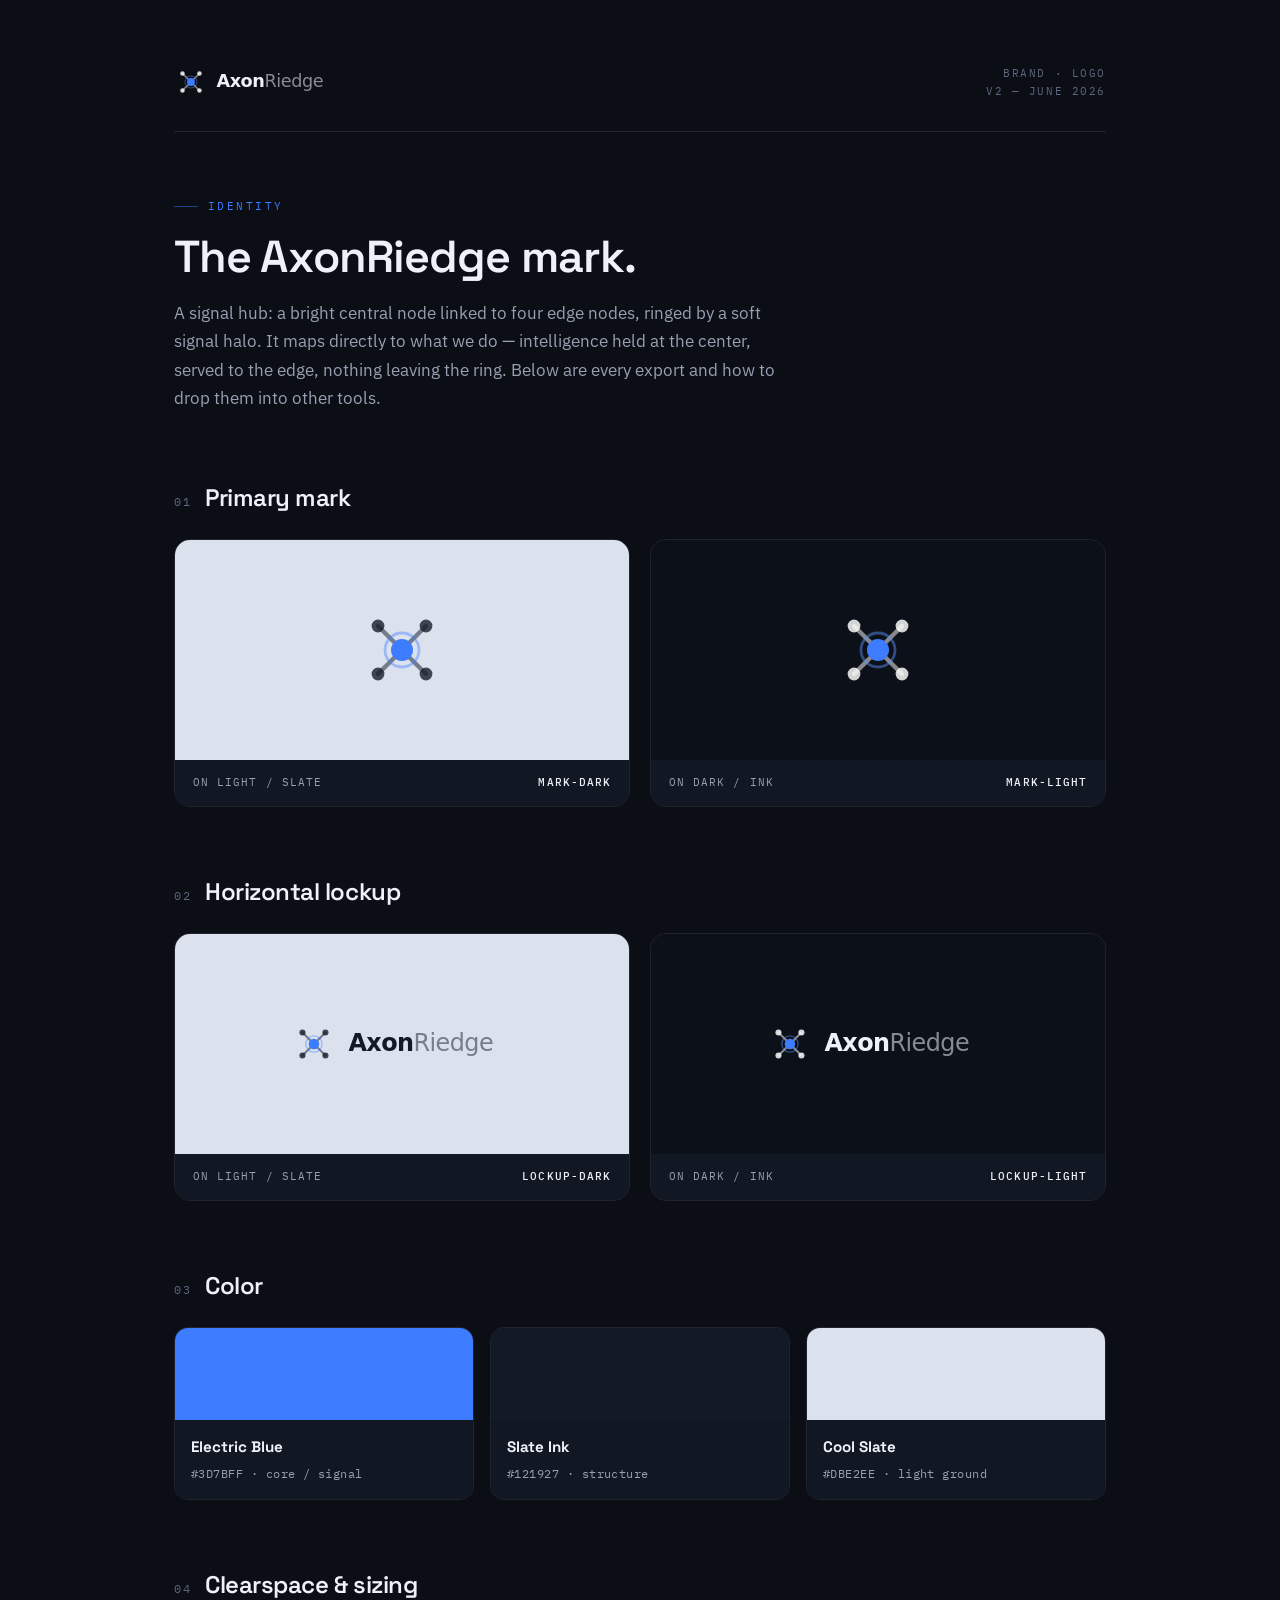
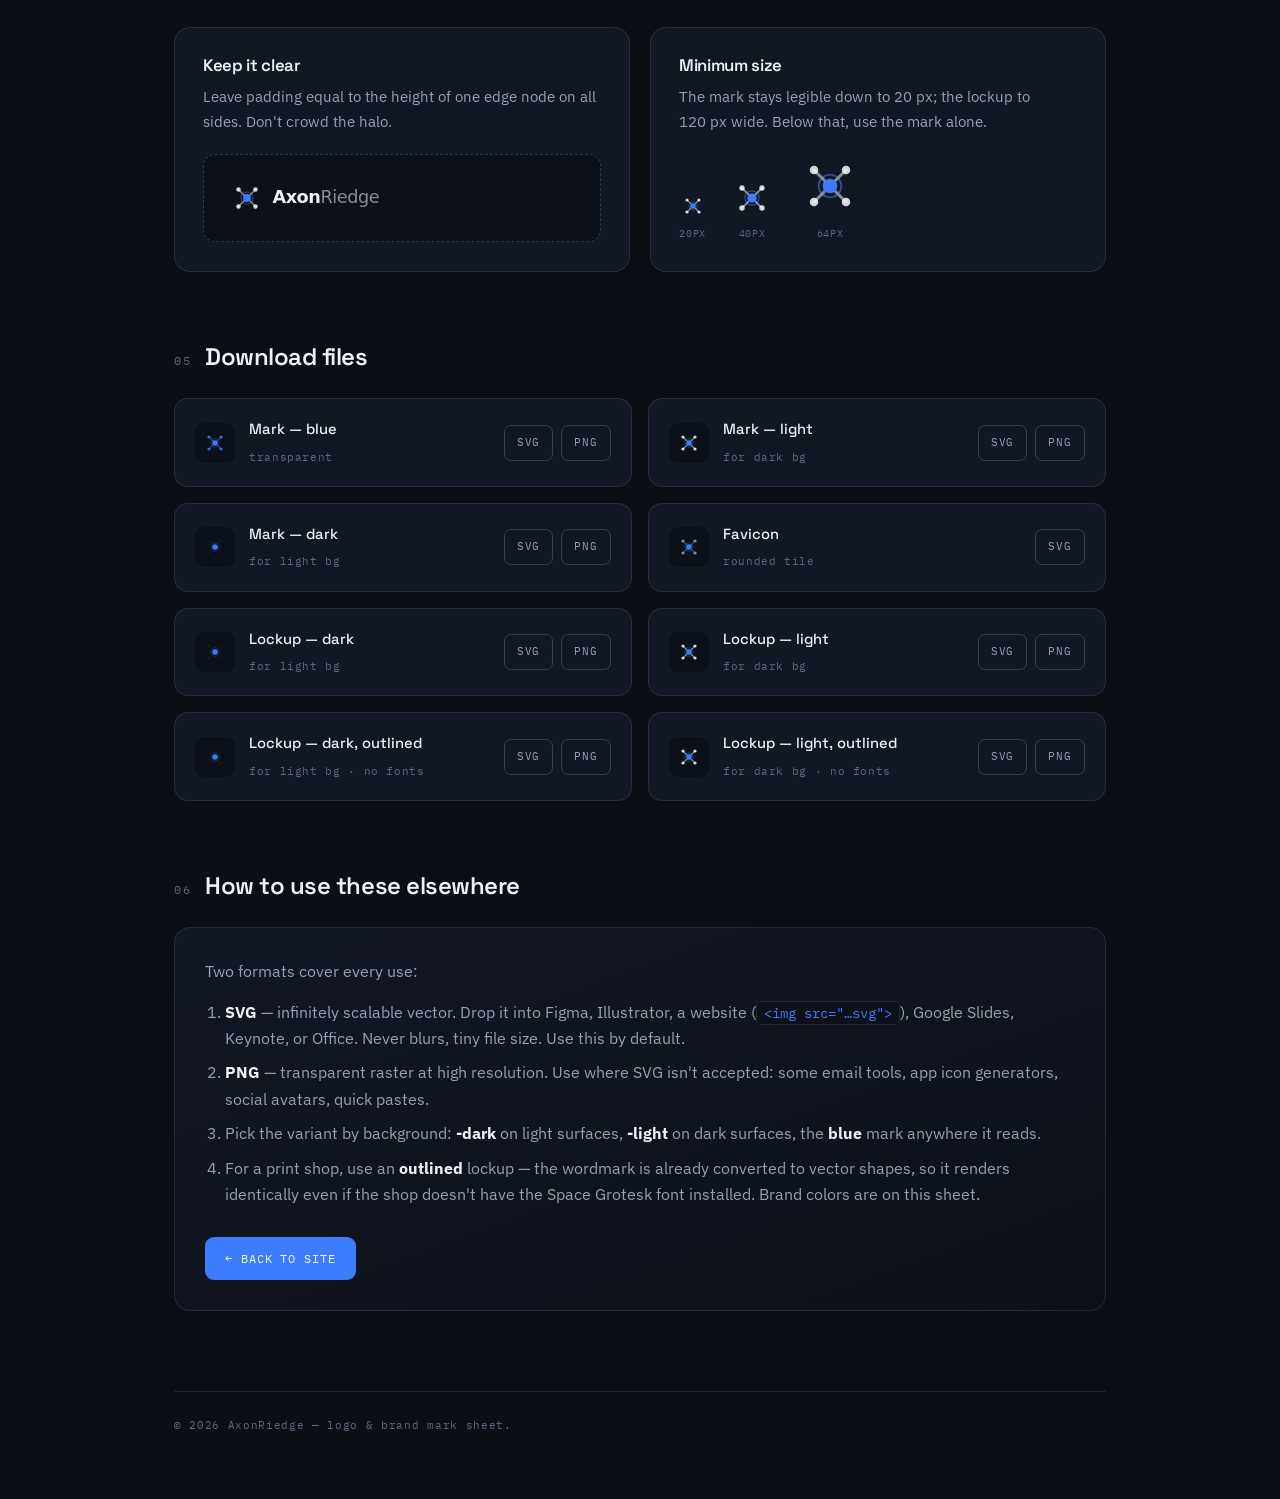
<file: Brand - Logo.html>
<!DOCTYPE html>
<html lang="en">
<head>
<meta charset="UTF-8">
<meta name="viewport" content="width=device-width, initial-scale=1.0">
<title>AxonRiedge — Logo & Brand Mark</title>
<link rel="icon" href="assets/favicon.svg" type="image/svg+xml">
<link rel="preconnect" href="https://fonts.googleapis.com">
<link rel="preconnect" href="https://fonts.gstatic.com" crossorigin>
<link href="https://fonts.googleapis.com/css2?family=Space+Grotesk:wght@500;600;700&family=IBM+Plex+Sans:wght@400;500&family=IBM+Plex+Mono:wght@400;500&display=swap" rel="stylesheet">
<style>
  :root{
    --bg:#0b0e15; --panel:#121724; --panel-2:#161c2b; --line:rgba(255,255,255,.09); --line-2:rgba(255,255,255,.16);
    --paper:#dbe2ee; --ink:#121927; --text:#eef1f7; --text-2:#97a0b2; --muted:#5d667d;
    --accent:#3d7bff;
    --fh:'Space Grotesk',system-ui,sans-serif; --fb:'IBM Plex Sans',system-ui,sans-serif; --fm:'IBM Plex Mono',monospace;
  }
  *{box-sizing:border-box;margin:0}
  body{background:var(--bg);color:var(--text);font-family:var(--fb);line-height:1.65;-webkit-font-smoothing:antialiased}
  .wrap{max-width:1060px;margin-inline:auto;padding:clamp(28px,5vw,72px)}
  a{color:inherit;text-decoration:none}
  h1,h2,h3{font-family:var(--fh);font-weight:600;letter-spacing:-.02em;line-height:1.1}
  .eyebrow{font-family:var(--fm);font-size:.7rem;letter-spacing:.22em;text-transform:uppercase;color:var(--accent);display:inline-flex;align-items:center;gap:10px}
  .eyebrow::before{content:"";width:24px;height:1px;background:var(--accent);opacity:.5}
  .mono{font-family:var(--fm)}

  header.head{display:flex;align-items:center;justify-content:space-between;gap:24px;flex-wrap:wrap;padding-bottom:30px;border-bottom:1px solid var(--line);margin-bottom:56px}
  header.head img{height:34px}
  header.head .meta{font-family:var(--fm);font-size:.7rem;letter-spacing:.14em;text-transform:uppercase;color:var(--muted);text-align:right}

  .lead{max-width:62ch;color:var(--text-2);font-size:1.08rem;margin:18px 0 0}
  section{margin-top:72px}
  .sec-title{display:flex;align-items:baseline;gap:14px;margin-bottom:28px}
  .sec-title h2{font-size:1.5rem}
  .sec-title .n{font-family:var(--fm);font-size:.72rem;color:var(--muted);letter-spacing:.14em}

  /* preview tiles */
  .tiles{display:grid;grid-template-columns:1fr 1fr;gap:20px}
  .tile{border:1px solid var(--line);border-radius:16px;overflow:hidden;display:grid;grid-template-rows:1fr auto}
  .stage{display:grid;place-items:center;padding:54px 24px;min-height:220px}
  .stage.light{background:var(--paper)}
  .stage.dark{background:#0c1018}
  .stage.blue{background:radial-gradient(circle at 50% 40%,#15233f,#0a0e18)}
  .stage img.mk{width:96px;height:96px}
  .stage img.lk{height:46px;width:auto}
  .cap{display:flex;align-items:center;justify-content:space-between;padding:14px 18px;background:var(--panel);font-family:var(--fm);font-size:.66rem;letter-spacing:.1em;text-transform:uppercase;color:var(--text-2)}
  .cap b{color:var(--text);font-weight:500}

  /* swatches */
  .sw-grid{display:grid;grid-template-columns:repeat(3,1fr);gap:16px}
  .sw{border:1px solid var(--line);border-radius:14px;overflow:hidden}
  .sw .chip{height:92px}
  .sw .info{padding:14px 16px;background:var(--panel)}
  .sw .info b{font-family:var(--fh);font-size:.95rem;display:block}
  .sw .info span{font-family:var(--fm);font-size:.72rem;color:var(--text-2);letter-spacing:.04em}

  /* clearspace */
  .specs{display:grid;grid-template-columns:1fr 1fr;gap:20px}
  .card{border:1px solid var(--line);border-radius:16px;padding:28px;background:var(--panel)}
  .card h3{font-size:1.05rem;margin-bottom:10px}
  .card p{color:var(--text-2);font-size:.95rem}
  .clearbox{margin-top:20px;border:1px dashed var(--line-2);border-radius:12px;padding:26px;display:flex;gap:22px;align-items:center;background:#0c1018}
  .clearbox img{height:34px}
  .minrow{display:flex;align-items:flex-end;gap:26px;margin-top:20px}
  .minrow .m{display:grid;justify-items:center;gap:8px}
  .minrow img{display:block}
  .minrow span{font-family:var(--fm);font-size:.62rem;color:var(--muted);letter-spacing:.08em;text-transform:uppercase}

  /* downloads */
  .dl-grid{display:grid;grid-template-columns:repeat(2,1fr);gap:16px}
  .dl{border:1px solid var(--line);border-radius:14px;background:var(--panel);padding:18px 20px;display:flex;align-items:center;justify-content:space-between;gap:16px;transition:border-color .2s,background .2s}
  .dl:hover{border-color:var(--line-2);background:var(--panel-2)}
  .dl .name{display:flex;align-items:center;gap:14px;min-width:0}
  .dl .name .px{width:40px;height:40px;border-radius:9px;background:#0c1018;display:grid;place-items:center;flex:none}
  .dl .name .px img{width:24px;height:24px}
  .dl .name b{font-family:var(--fh);font-size:.92rem;font-weight:500;display:block}
  .dl .name span{font-family:var(--fm);font-size:.66rem;color:var(--muted);letter-spacing:.06em}
  .links{display:flex;gap:8px;flex:none}
  .links a{font-family:var(--fm);font-size:.68rem;letter-spacing:.08em;text-transform:uppercase;padding:8px 12px;border:1px solid var(--line-2);border-radius:7px;color:var(--text-2);transition:.2s}
  .links a:hover{color:var(--accent);border-color:var(--accent)}

  .how{border:1px solid var(--line);border-radius:16px;background:linear-gradient(160deg,var(--panel),#0c1018);padding:30px}
  .how ol{margin:14px 0 0;padding-left:20px;color:var(--text-2)}
  .how li{margin:8px 0}
  .how code{font-family:var(--fm);font-size:.85em;background:#0c1018;border:1px solid var(--line);padding:2px 7px;border-radius:5px;color:var(--accent)}
  .pill-btn{display:inline-flex;align-items:center;gap:8px;margin-top:22px;font-family:var(--fm);font-size:.72rem;letter-spacing:.08em;text-transform:uppercase;background:var(--accent);color:#f4f8ff;padding:12px 20px;border-radius:9px}

  footer{margin-top:80px;padding-top:24px;border-top:1px solid var(--line);font-family:var(--fm);font-size:.7rem;color:var(--muted);letter-spacing:.06em}
  @media(max-width:720px){.tiles,.sw-grid,.specs,.dl-grid{grid-template-columns:1fr}}
</style>
</head>
<body>
<div class="wrap">

  <header class="head">
    <img src="assets/logo/axonriedge-lockup-light.svg" alt="AxonRiedge logo">
    <div class="meta">Brand · Logo<br>v2 — June 2026</div>
  </header>

  <span class="eyebrow">Identity</span>
  <h1 style="font-size:clamp(2rem,4vw,2.8rem);margin-top:16px">The AxonRiedge mark.</h1>
  <p class="lead">A signal hub: a bright central node linked to four edge nodes, ringed by a soft signal halo. It maps directly to what we do — intelligence held at the center, served to the edge, nothing leaving the ring. Below are every export and how to drop them into other tools.</p>

  <!-- MARK -->
  <section>
    <div class="sec-title"><span class="n">01</span><h2>Primary mark</h2></div>
    <div class="tiles">
      <div class="tile">
        <div class="stage light"><img class="mk" src="assets/logo/axonriedge-mark-dark.svg" alt="Mark on light"></div>
        <div class="cap"><span>On light / slate</span><b>mark-dark</b></div>
      </div>
      <div class="tile">
        <div class="stage dark"><img class="mk" src="assets/logo/axonriedge-mark-light.svg" alt="Mark on dark"></div>
        <div class="cap"><span>On dark / ink</span><b>mark-light</b></div>
      </div>
    </div>
  </section>

  <!-- LOCKUP -->
  <section>
    <div class="sec-title"><span class="n">02</span><h2>Horizontal lockup</h2></div>
    <div class="tiles">
      <div class="tile">
        <div class="stage light"><img class="lk" src="assets/logo/axonriedge-lockup-dark.svg" alt="Lockup on light"></div>
        <div class="cap"><span>On light / slate</span><b>lockup-dark</b></div>
      </div>
      <div class="tile">
        <div class="stage dark"><img class="lk" src="assets/logo/axonriedge-lockup-light.svg" alt="Lockup on dark"></div>
        <div class="cap"><span>On dark / ink</span><b>lockup-light</b></div>
      </div>
    </div>
  </section>

  <!-- COLOR -->
  <section>
    <div class="sec-title"><span class="n">03</span><h2>Color</h2></div>
    <div class="sw-grid">
      <div class="sw"><div class="chip" style="background:#3d7bff"></div><div class="info"><b>Electric Blue</b><span>#3D7BFF · core / signal</span></div></div>
      <div class="sw"><div class="chip" style="background:#121927"></div><div class="info"><b>Slate Ink</b><span>#121927 · structure</span></div></div>
      <div class="sw"><div class="chip" style="background:#dbe2ee"></div><div class="info"><b>Cool Slate</b><span>#DBE2EE · light ground</span></div></div>
    </div>
  </section>

  <!-- CLEARSPACE + MIN -->
  <section>
    <div class="sec-title"><span class="n">04</span><h2>Clearspace &amp; sizing</h2></div>
    <div class="specs">
      <div class="card">
        <h3>Keep it clear</h3>
        <p>Leave padding equal to the height of one edge node on all sides. Don't crowd the halo.</p>
        <div class="clearbox"><img src="assets/logo/axonriedge-lockup-light.svg" alt=""></div>
      </div>
      <div class="card">
        <h3>Minimum size</h3>
        <p>The mark stays legible down to 20&nbsp;px; the lockup to 120&nbsp;px wide. Below that, use the mark alone.</p>
        <div class="minrow">
          <div class="m"><img src="assets/logo/axonriedge-mark-light.svg" style="width:24px;height:24px" alt=""><span>20px</span></div>
          <div class="m"><img src="assets/logo/axonriedge-mark-light.svg" style="width:40px;height:40px" alt=""><span>40px</span></div>
          <div class="m"><img src="assets/logo/axonriedge-mark-light.svg" style="width:64px;height:64px" alt=""><span>64px</span></div>
        </div>
      </div>
    </div>
  </section>

  <!-- DOWNLOADS -->
  <section>
    <div class="sec-title"><span class="n">05</span><h2>Download files</h2></div>
    <div class="dl-grid">
      <div class="dl">
        <div class="name"><span class="px"><img src="assets/logo/axonriedge-mark.svg" alt=""></span><div><b>Mark — blue</b><span>transparent</span></div></div>
        <div class="links"><a href="assets/logo/axonriedge-mark.svg" download>SVG</a><a href="assets/logo/axonriedge-mark.png" download>PNG</a></div>
      </div>
      <div class="dl">
        <div class="name"><span class="px"><img src="assets/logo/axonriedge-mark-light.svg" alt=""></span><div><b>Mark — light</b><span>for dark bg</span></div></div>
        <div class="links"><a href="assets/logo/axonriedge-mark-light.svg" download>SVG</a><a href="assets/logo/axonriedge-mark-light.png" download>PNG</a></div>
      </div>
      <div class="dl">
        <div class="name"><span class="px"><img src="assets/logo/axonriedge-mark-dark.svg" alt=""></span><div><b>Mark — dark</b><span>for light bg</span></div></div>
        <div class="links"><a href="assets/logo/axonriedge-mark-dark.svg" download>SVG</a><a href="assets/logo/axonriedge-mark-dark.png" download>PNG</a></div>
      </div>
      <div class="dl">
        <div class="name"><span class="px"><img src="assets/favicon.svg" alt=""></span><div><b>Favicon</b><span>rounded tile</span></div></div>
        <div class="links"><a href="assets/favicon.svg" download>SVG</a></div>
      </div>
      <div class="dl">
        <div class="name"><span class="px"><img src="assets/logo/axonriedge-mark-dark.svg" alt=""></span><div><b>Lockup — dark</b><span>for light bg</span></div></div>
        <div class="links"><a href="assets/logo/axonriedge-lockup-dark.svg" download>SVG</a><a href="assets/logo/axonriedge-lockup-dark.png" download>PNG</a></div>
      </div>
      <div class="dl">
        <div class="name"><span class="px"><img src="assets/logo/axonriedge-mark-light.svg" alt=""></span><div><b>Lockup — light</b><span>for dark bg</span></div></div>
        <div class="links"><a href="assets/logo/axonriedge-lockup-light.svg" download>SVG</a><a href="assets/logo/axonriedge-lockup-light.png" download>PNG</a></div>
      </div>
      <div class="dl">
        <div class="name"><span class="px"><img src="assets/logo/axonriedge-mark-dark.svg" alt=""></span><div><b>Lockup — dark, outlined</b><span>for light bg · no fonts</span></div></div>
        <div class="links"><a href="assets/logo/axonriedge-lockup-dark-outlined.svg" download>SVG</a><a href="assets/logo/axonriedge-lockup-dark-outlined.png" download>PNG</a></div>
      </div>
      <div class="dl">
        <div class="name"><span class="px"><img src="assets/logo/axonriedge-mark-light.svg" alt=""></span><div><b>Lockup — light, outlined</b><span>for dark bg · no fonts</span></div></div>
        <div class="links"><a href="assets/logo/axonriedge-lockup-light-outlined.svg" download>SVG</a><a href="assets/logo/axonriedge-lockup-light-outlined.png" download>PNG</a></div>
      </div>
    </div>
  </section>

  <!-- HOW TO -->
  <section>
    <div class="sec-title"><span class="n">06</span><h2>How to use these elsewhere</h2></div>
    <div class="how">
      <p style="color:var(--text-2)">Two formats cover every use:</p>
      <ol>
        <li><b style="color:var(--text)">SVG</b> — infinitely scalable vector. Drop it into Figma, Illustrator, a website (<code>&lt;img src="…svg"&gt;</code>), Google Slides, Keynote, or Office. Never blurs, tiny file size. Use this by default.</li>
        <li><b style="color:var(--text)">PNG</b> — transparent raster at high resolution. Use where SVG isn't accepted: some email tools, app icon generators, social avatars, quick pastes.</li>
        <li>Pick the variant by background: <b style="color:var(--text)">-dark</b> on light surfaces, <b style="color:var(--text)">-light</b> on dark surfaces, the <b style="color:var(--text)">blue</b> mark anywhere it reads.</li>
        <li>For a print shop, use an <b style="color:var(--text)">outlined</b> lockup — the wordmark is already converted to vector shapes, so it renders identically even if the shop doesn't have the Space&nbsp;Grotesk font installed. Brand colors are on this sheet.</li>
      </ol>
      <a class="pill-btn" href="index.html">← Back to site</a>
    </div>
  </section>

  <footer>© 2026 AxonRiedge — logo &amp; brand mark sheet.</footer>

</div>
</body>
</html>
</file>
<file: styles.css>
/* ============================================================
   AxonRiedge — styles.css
   Precision-industrial. Light blueprint hero → deep near-black.
   Edit color/spacing tokens in :root. See UPDATE-GUIDE.md.
   ============================================================ */

/* ---- 1. Design tokens ------------------------------------ */
:root {
  /* Dark surfaces (default site body) — cool slate ink */
  --bg:            #090b11;   /* deep cool ink */
  --bg-2:          #0d1019;   /* elevated band */
  --surface:       #131724;   /* card */
  --surface-2:     #181d2b;   /* card hover / input */

  /* Light surfaces (hero / light bands) — cool blueprint slate */
  --paper:         #dbe2ee;   /* cool slate paper */
  --paper-2:       #cfd8e7;
  --ink:           #121927;   /* deep slate ink on paper */
  --ink-soft:      #41506b;
  --blueprint-line: rgba(34,62,120,0.13);

  /* Text on dark */
  --text:          #eef1f7;
  --text-2:        #97a0b2;
  --muted:         #59617a;

  /* Accent — electric blue signal */
  --accent:        oklch(0.62 0.20 262);   /* ~#3d7bff */
  --accent-dim:    oklch(0.55 0.16 262);
  --accent-ghost:  oklch(0.62 0.20 262 / 0.12);
  --accent-line:   oklch(0.62 0.20 262 / 0.32);

  /* Lines */
  --line:          rgba(255,255,255,0.08);
  --line-2:        rgba(255,255,255,0.14);

  /* Type */
  --f-head: 'Space Grotesk', system-ui, sans-serif;
  --f-body: 'IBM Plex Sans', system-ui, sans-serif;
  --f-mono: 'IBM Plex Mono', ui-monospace, monospace;

  /* Layout */
  --container: 1240px;
  --pad: clamp(20px, 5vw, 80px);
  --nav-h: 68px;
  --r-card: 14px;
  --r-btn: 9px;

  --ease: cubic-bezier(0.16, 1, 0.3, 1);
}

/* ---- 2. Reset -------------------------------------------- */
*, *::before, *::after { box-sizing: border-box; }
* { margin: 0; }
html { scroll-behavior: smooth; -webkit-text-size-adjust: 100%; }
body {
  background: var(--bg);
  color: var(--text);
  font-family: var(--f-body);
  font-size: 16px;
  line-height: 1.7;
  -webkit-font-smoothing: antialiased;
  text-rendering: optimizeLegibility;
  overflow-x: hidden;
}
img, svg { display: block; max-width: 100%; }
a { color: inherit; text-decoration: none; }
button, input, select, textarea { font: inherit; color: inherit; }
ul { list-style: none; padding: 0; }
::selection { background: var(--accent); color: #eaf0ff; }
:focus-visible { outline: 2px solid var(--accent); outline-offset: 3px; border-radius: 4px; }

/* ---- 3. Typography --------------------------------------- */
h1, h2, h3, h4 { font-family: var(--f-head); font-weight: 600; line-height: 1.05; letter-spacing: -0.02em; }
.h1 { font-size: clamp(2.6rem, 6vw, 4.6rem); font-weight: 600; }
.h2 { font-size: clamp(2rem, 4vw, 3.1rem); }
.h3 { font-size: clamp(1.15rem, 2vw, 1.4rem); letter-spacing: -0.01em; }
p { text-wrap: pretty; }

.mono {
  font-family: var(--f-mono);
  font-size: 0.75rem;
  letter-spacing: 0.16em;
  text-transform: uppercase;
  font-weight: 500;
}
.eyebrow {
  font-family: var(--f-mono);
  font-size: 0.72rem;
  letter-spacing: 0.22em;
  text-transform: uppercase;
  color: var(--accent);
  display: inline-flex;
  align-items: center;
  gap: 10px;
}
.eyebrow::before {
  content: ""; width: 26px; height: 1px;
  background: var(--accent-line);
}
.lead { font-size: clamp(1.05rem, 1.5vw, 1.22rem); color: var(--text-2); max-width: 56ch; }

/* ---- 4. Layout ------------------------------------------- */
.container { max-width: var(--container); margin-inline: auto; padding-inline: var(--pad); }
section { position: relative; }
.band { padding-block: clamp(72px, 11vw, 132px); }
.band--dark   { background: var(--bg); }
.band--dark2  { background: var(--bg-2); }
.sec-head { max-width: 720px; margin-bottom: 56px; }
.sec-head .h2 { margin: 18px 0 18px; }
.sec-head p { color: var(--text-2); max-width: 60ch; }

/* hairline section index marker */
.sec-index { color: var(--muted); }

/* ---- 5. Buttons ------------------------------------------ */
.btn {
  --bw: 1px;
  display: inline-flex; align-items: center; gap: 10px;
  padding: 13px 24px; border-radius: var(--r-btn);
  font-family: var(--f-mono); font-size: 0.78rem; letter-spacing: 0.08em;
  text-transform: uppercase; font-weight: 500;
  cursor: pointer; border: var(--bw) solid transparent; white-space: nowrap;
  transition: transform .3s var(--ease), box-shadow .3s var(--ease),
              background .3s var(--ease), border-color .3s var(--ease), color .3s;
  position: relative; overflow: hidden; will-change: transform;
}
.btn .arr { transition: transform .3s var(--ease); }
.btn:hover .arr { transform: translateX(4px); }

.btn-primary { background: var(--accent); color: #f4f8ff; }
.btn-primary:hover { transform: translateY(-2px); box-shadow: 0 12px 34px -8px var(--accent); }
.btn-primary::after {
  content: ""; position: absolute; inset: 0; left: -120%;
  background: linear-gradient(90deg, transparent, rgba(255,255,255,0.45), transparent);
  transition: left .6s var(--ease);
}
.btn-primary:hover::after { left: 120%; }

.btn-ghost { border-color: var(--line-2); color: var(--text); background: transparent; }
.btn-ghost:hover { border-color: var(--accent); background: var(--accent-ghost); }

/* on light paper */
.on-paper .btn-ghost { border-color: rgba(20,30,35,0.25); color: var(--ink); }
.on-paper .btn-ghost:hover { border-color: var(--accent-dim); background: rgba(20,40,46,0.04); }

.glow { animation: glowPulse 3.4s ease-in-out infinite; }
@keyframes glowPulse {
  0%,100% { box-shadow: 0 0 0 0 var(--accent-ghost), 0 8px 24px -10px var(--accent); }
  50%     { box-shadow: 0 0 0 6px transparent, 0 12px 40px -8px var(--accent); }
}

/* ---- 6. Nav ---------------------------------------------- */
.nav {
  position: fixed; inset: 0 0 auto 0; height: var(--nav-h); z-index: 100;
  display: flex; align-items: center;
  transition: background .35s var(--ease), border-color .35s, backdrop-filter .35s;
  border-bottom: 1px solid transparent;
}
.nav.scrolled {
  background: rgba(10,11,14,0.72);
  backdrop-filter: blur(14px) saturate(140%);
  -webkit-backdrop-filter: blur(14px) saturate(140%);
  border-bottom-color: var(--line);
}
/* over the light hero, before scroll, nav text is ink */
.nav:not(.scrolled) { color: var(--ink); }
.nav .inner { display: flex; align-items: center; justify-content: space-between; width: 100%; }
.brand { display: flex; align-items: center; gap: 11px; font-family: var(--f-head); font-weight: 600; font-size: 1.05rem; letter-spacing: -0.01em; }
.brand .mark { width: 26px; height: 26px; flex: none; }
.brand b { color: inherit; }
.brand .ax { opacity: 0.55; font-weight: 500; }

.nav-links { display: flex; align-items: center; gap: 30px; }
.nav-links a {
  font-family: var(--f-mono); font-size: 0.74rem; letter-spacing: 0.1em; text-transform: uppercase;
  color: inherit; opacity: 0.72; position: relative; padding: 4px 0; transition: opacity .25s;
}
.nav-links a:hover, .nav-links a.active { opacity: 1; }
.nav-links a::after {
  content: ""; position: absolute; left: 0; bottom: -2px; height: 1px; width: 0;
  background: var(--accent); box-shadow: 0 0 8px var(--accent); transition: width .3s var(--ease);
}
.nav-links a:hover::after, .nav-links a.active::after { width: 100%; }
.nav-cta { display: flex; align-items: center; gap: 14px; }
.nav-burger { display: none; width: 40px; height: 40px; border: 1px solid currentColor; border-radius: 8px; background: transparent; cursor: pointer; align-items: center; justify-content: center; opacity: 0.8; }
.nav-burger span, .nav-burger span::before, .nav-burger span::after {
  content: ""; display: block; width: 16px; height: 1.5px; background: currentColor; position: relative; transition: transform .3s var(--ease), opacity .2s;
}
.nav-burger span::before { position: absolute; top: -5px; }
.nav-burger span::after  { position: absolute; top: 5px; }
body.menu-open .nav-burger span { background: transparent; }
body.menu-open .nav-burger span::before { transform: translateY(5px) rotate(45deg); }
body.menu-open .nav-burger span::after  { transform: translateY(-5px) rotate(-45deg); }

/* mobile overlay */
.mobile-menu {
  position: fixed; inset: 0; z-index: 99; background: var(--bg);
  display: flex; flex-direction: column; justify-content: center; gap: 6px;
  padding: var(--pad); opacity: 0; pointer-events: none; transform: translateY(-8px);
  transition: opacity .3s var(--ease), transform .3s var(--ease);
}
body.menu-open .mobile-menu { opacity: 1; pointer-events: auto; transform: none; }
.mobile-menu a {
  font-family: var(--f-head); font-size: 2rem; font-weight: 600; letter-spacing: -0.02em;
  padding: 8px 0; border-bottom: 1px solid var(--line); opacity: 0; transform: translateX(-14px);
}
body.menu-open .mobile-menu a { animation: mIn .5s var(--ease) forwards; }
@keyframes mIn { to { opacity: 1; transform: none; } }

/* ---- 7. Scroll progress ---------------------------------- */
.scroll-progress {
  position: fixed; top: 0; left: 0; height: 2px; width: 100%; z-index: 101;
  background: linear-gradient(90deg, var(--accent), var(--accent-dim));
  transform: scaleX(0); transform-origin: left; box-shadow: 0 0 10px var(--accent);
}

/* ---- 8. Hero (light blueprint) --------------------------- */
.hero {
  position: relative; min-height: 100svh; display: flex; align-items: center;
  background: var(--paper); color: var(--ink); overflow: hidden;
  padding-top: var(--nav-h);
}
.on-paper { color: var(--ink); }
/* soft aurora glow (constellation canvas drawn on top) */
.hero::before {
  content: ""; position: absolute; inset: 0; z-index: 0; pointer-events: none;
  background:
    radial-gradient(55% 50% at 80% 12%, oklch(0.62 0.20 262 / 0.16), transparent 70%),
    radial-gradient(45% 55% at 6% 94%, oklch(0.62 0.20 262 / 0.10), transparent 72%);
}
#heroNet {
  position: absolute; inset: 0; z-index: 1; pointer-events: none;
  -webkit-mask-image: radial-gradient(125% 100% at 66% 26%, #000 42%, transparent 96%);
  mask-image: radial-gradient(125% 100% at 66% 26%, #000 42%, transparent 96%);
}
/* paper edge vignette to fade into dark site */
.hero::after {
  content: ""; position: absolute; inset: auto 0 0 0; height: 160px;
  background: linear-gradient(transparent, rgba(10,11,14,0.0));
  pointer-events: none;
}
.hero-grid {
  position: relative; z-index: 2; display: grid; gap: clamp(40px, 5vw, 72px);
  grid-template-columns: 1.05fr 0.95fr; align-items: center; width: 100%;
}
.hero-pill {
  display: inline-flex; align-items: center; gap: 9px; padding: 7px 14px; border-radius: 999px;
  border: 1px solid rgba(30,55,105,0.24); background: rgba(255,255,255,0.42);
  font-family: var(--f-mono); font-size: 0.7rem; letter-spacing: 0.16em; text-transform: uppercase; color: var(--ink-soft);
}
.hero-pill .dot { width: 7px; height: 7px; border-radius: 50%; background: var(--accent-dim); box-shadow: 0 0 0 4px var(--accent-ghost); }
.hero h1 { margin: 26px 0 22px; color: var(--ink); }
.hero h1 .grad {
  background: linear-gradient(100deg, var(--accent-dim), oklch(0.55 0.13 250));
  -webkit-background-clip: text; background-clip: text; color: transparent;
}
.hero .lead { color: var(--ink-soft); }
.hero-ctas { display: flex; flex-wrap: wrap; gap: 14px; margin: 34px 0 40px; }
.trust-bar { display: flex; flex-wrap: wrap; gap: 10px 26px; }
.trust-bar span { display: inline-flex; align-items: center; gap: 8px; font-family: var(--f-mono); font-size: 0.7rem; letter-spacing: 0.08em; text-transform: uppercase; color: var(--ink-soft); }
.trust-bar span::before { content: ""; width: 5px; height: 5px; background: var(--accent-dim); transform: rotate(45deg); }

/* hero visual — dark edge unit on the paper */
.edge-unit {
  position: relative; aspect-ratio: 5 / 4.4; border-radius: 16px;
  background: linear-gradient(160deg, #14161c, #0a0b0e);
  border: 1px solid rgba(255,255,255,0.08);
  box-shadow: 0 40px 90px -30px rgba(10,20,30,0.55), inset 0 1px 0 rgba(255,255,255,0.05);
  overflow: hidden; color: var(--text);
}
.edge-unit .eu-head { display: flex; align-items: center; justify-content: space-between; padding: 16px 18px; border-bottom: 1px solid var(--line); }
.eu-head .mono { color: var(--text-2); }
.eu-online { display: inline-flex; align-items: center; gap: 8px; font-family: var(--f-mono); font-size: 0.66rem; letter-spacing: 0.12em; text-transform: uppercase; color: var(--accent); }
.eu-online .led { width: 8px; height: 8px; border-radius: 50%; background: oklch(0.82 0.18 150); box-shadow: 0 0 0 0 oklch(0.82 0.18 150 / .6); animation: led 2.4s ease-out infinite; }
@keyframes led { 0% { box-shadow: 0 0 0 0 oklch(0.82 0.18 150 / .55);} 70%,100% { box-shadow: 0 0 0 9px transparent; } }
.eu-net { position: absolute; inset: 60px 0 60px 0; }
.eu-net svg { width: 100%; height: 100%; }
.eu-node { fill: var(--accent); filter: drop-shadow(0 0 6px var(--accent)); animation: nodePulse 3s ease-in-out infinite; }
@keyframes nodePulse { 0%,100% { opacity: .45; } 50% { opacity: 1; } }
.eu-link { stroke: var(--accent-line); stroke-width: 1; }
.eu-foot { position: absolute; left: 0; right: 0; bottom: 0; padding: 14px 18px; border-top: 1px solid var(--line); display: flex; gap: 22px; }
.eu-stat { font-family: var(--f-mono); }
.eu-stat b { display: block; font-size: 1.1rem; color: var(--text); font-weight: 500; }
.eu-stat span { font-size: 0.62rem; letter-spacing: 0.12em; text-transform: uppercase; color: var(--muted); }

/* corner registration marks on hero */
.reg { position: absolute; width: 16px; height: 16px; z-index: 2; opacity: 0.5; }
.reg::before, .reg::after { content: ""; position: absolute; background: var(--ink-soft); }
.reg::before { width: 100%; height: 1px; top: 50%; }
.reg::after { height: 100%; width: 1px; left: 50%; }
.reg.tl { top: calc(var(--nav-h) + 22px); left: 22px; }
.reg.tr { top: calc(var(--nav-h) + 22px); right: 22px; }
.reg.bl { bottom: 22px; left: 22px; }
.reg.br { bottom: 22px; right: 22px; }

/* ---- 9. Particles canvas --------------------------------- */
#particles { position: fixed; inset: 0; z-index: 0; pointer-events: none; }
.band > .container, .hero-grid { position: relative; z-index: 2; }

/* ---- 10. Feature grid (Product 1) ------------------------ */
.grid-3 { display: grid; gap: 1px; background: var(--line); border: 1px solid var(--line); border-radius: var(--r-card); overflow: hidden; }
.grid-3 { grid-template-columns: repeat(3, 1fr); }
.feature {
  background: var(--bg); padding: 34px 30px 38px; position: relative;
  transition: background .4s var(--ease), transform .4s var(--ease);
}
.feature:hover { background: var(--surface); }
.feature .ico {
  width: 46px; height: 46px; border-radius: 11px; display: grid; place-items: center;
  background: var(--accent-ghost); border: 1px solid var(--accent-line); color: var(--accent); margin-bottom: 22px;
  transition: transform .4s var(--ease);
}
.feature:hover .ico { transform: translateY(-3px); }
.feature .ico svg { width: 22px; height: 22px; }
.feature h3 { margin-bottom: 10px; }
.feature p { color: var(--text-2); font-size: 0.95rem; }
.feature .fnum { position: absolute; top: 26px; right: 28px; font-family: var(--f-mono); font-size: 0.7rem; color: var(--muted); letter-spacing: 0.1em; }

/* ---- 11. Process timeline -------------------------------- */
.timeline { position: relative; }
.tl-track { position: absolute; top: 33px; left: 0; right: 0; height: 2px; }
.tl-track svg { width: 100%; height: 2px; overflow: visible; }
.tl-line { stroke: var(--line-2); stroke-width: 2; }
.tl-line.draw { stroke: var(--accent); stroke-dasharray: 1; stroke-dashoffset: 1; }
.tl-steps { display: grid; grid-template-columns: repeat(4, 1fr); gap: 28px; position: relative; z-index: 2; }
.tl-step { }
.tl-dot {
  width: 66px; height: 66px; border-radius: 14px; display: grid; place-items: center;
  background: var(--surface); border: 1px solid var(--line); font-family: var(--f-mono);
  font-size: 1rem; color: var(--accent); margin-bottom: 22px; transition: all .4s var(--ease);
}
.tl-step:hover .tl-dot { border-color: var(--accent); background: var(--surface-2); transform: translateY(-4px); box-shadow: 0 14px 30px -16px var(--accent); }
.tl-step h3 { margin-bottom: 8px; }
.tl-step p { color: var(--text-2); font-size: 0.93rem; max-width: 30ch; }
.tl-step .mono { color: var(--muted); display: block; margin-bottom: 14px; }

/* ---- 12. Services (Product 2) ---------------------------- */
.svc-grid { display: grid; grid-template-columns: 0.92fr 1.08fr; gap: clamp(40px, 5vw, 80px); align-items: center; }
.svc-list { border-top: 1px solid var(--line); margin-top: 30px; }
.svc-item { border-bottom: 1px solid var(--line); }
.svc-q {
  width: 100%; text-align: left; background: none; border: none; cursor: pointer;
  display: flex; align-items: center; justify-content: space-between; gap: 16px;
  padding: 20px 4px; font-family: var(--f-head); font-size: 1.18rem; font-weight: 600; letter-spacing: -0.01em;
  color: var(--text); transition: color .25s;
}
.svc-q:hover { color: var(--accent); }
.svc-plus { position: relative; width: 18px; height: 18px; flex: none; }
.svc-plus::before, .svc-plus::after { content: ""; position: absolute; background: currentColor; transition: transform .35s var(--ease); }
.svc-plus::before { top: 50%; left: 0; width: 100%; height: 1.5px; transform: translateY(-50%); }
.svc-plus::after  { left: 50%; top: 0; height: 100%; width: 1.5px; transform: translateX(-50%); }
.svc-item.open .svc-plus::after { transform: translateX(-50%) scaleY(0); }
.svc-a { display: grid; grid-template-rows: 0fr; transition: grid-template-rows .4s var(--ease); }
.svc-item.open .svc-a { grid-template-rows: 1fr; }
.svc-a > div { overflow: hidden; }
.svc-a p { color: var(--text-2); font-size: 0.95rem; padding: 0 4px 22px; max-width: 52ch; }

/* services visual — build/assembly */
.factory { position: relative; aspect-ratio: 1 / 1; border-radius: var(--r-card); border: 1px solid var(--line); background:
  radial-gradient(circle at 30% 20%, rgba(52,227,255,0.06), transparent 40%), var(--surface); overflow: hidden; padding: 26px; }
.factory .term { font-family: var(--f-mono); font-size: 0.78rem; line-height: 1.9; color: var(--text-2); }
.factory .term .ln { opacity: 0; transform: translateX(-6px); }
.factory.run .term .ln { animation: lnIn .4s var(--ease) forwards; }
@keyframes lnIn { to { opacity: 1; transform: none; } }
.factory .term .k { color: var(--accent); }
.factory .term .ok { color: oklch(0.82 0.16 150); }
.factory .term .dim { color: var(--muted); }
.factory .gear { position: absolute; bottom: 22px; right: 22px; opacity: 0.5; }
.factory .gear svg { width: 64px; height: 64px; animation: spin 9s linear infinite; color: var(--accent-dim); }
.factory .gear.g2 { bottom: 56px; right: 70px; opacity: 0.3; }
.factory .gear.g2 svg { width: 40px; height: 40px; animation: spin 7s linear infinite reverse; }
@keyframes spin { to { transform: rotate(360deg); } }

/* ---- 13. Specs table ------------------------------------- */
.specs { width: 100%; border-collapse: collapse; font-size: 0.95rem; }
.specs th, .specs td { text-align: left; padding: 18px 20px; border-bottom: 1px solid var(--line); }
.specs thead th { font-family: var(--f-mono); font-size: 0.68rem; letter-spacing: 0.14em; text-transform: uppercase; color: var(--muted); font-weight: 500; }
.specs tbody tr { transition: background .25s; }
.specs tbody tr:hover { background: var(--accent-ghost); }
.specs td:first-child { font-family: var(--f-head); font-weight: 600; color: var(--text); }
.specs .latency { font-family: var(--f-mono); color: var(--accent); }
.specs .row-custom { position: relative; }
.specs .row-custom td:first-child { box-shadow: inset 3px 0 0 var(--accent); }
.specs-wrap { border: 1px solid var(--line); border-radius: var(--r-card); overflow: hidden; }
.specs-wrap { overflow-x: auto; }

/* ---- 14. Stats + testimonials ---------------------------- */
.stats { display: grid; grid-template-columns: repeat(3, 1fr); gap: 1px; background: var(--line); border: 1px solid var(--line); border-radius: var(--r-card); overflow: hidden; margin-bottom: 64px; }
.stat { background: var(--bg-2); padding: 40px 32px; text-align: center; }
.stat b { font-family: var(--f-head); font-size: clamp(2.6rem, 5vw, 3.8rem); font-weight: 600; letter-spacing: -0.03em; color: var(--text); display: block; line-height: 1; }
.stat b .u { color: var(--accent); }
.stat span { font-family: var(--f-mono); font-size: 0.7rem; letter-spacing: 0.14em; text-transform: uppercase; color: var(--text-2); margin-top: 14px; display: block; }
.tcards { display: grid; grid-template-columns: repeat(3, 1fr); gap: 24px; }
.tcard { background: var(--surface); border: 1px solid var(--line); border-radius: var(--r-card); padding: 30px; transition: transform .4s var(--ease), border-color .4s; }
.tcard:hover { transform: translateY(-6px); border-color: var(--accent-line); }
.tcard .stars { display: flex; gap: 4px; color: var(--accent); margin-bottom: 18px; }
.tcard .stars svg { width: 15px; height: 15px; }
.tcard blockquote { font-size: 1rem; color: var(--text); line-height: 1.65; margin-bottom: 22px; }
.tcard .who { display: flex; align-items: center; gap: 13px; }
.tcard .av { width: 42px; height: 42px; border-radius: 10px; display: grid; place-items: center; font-family: var(--f-mono); font-size: 0.8rem; color: var(--bg); font-weight: 600; }
.tcard .who b { font-family: var(--f-body); font-size: 0.92rem; font-weight: 600; display: block; }
.tcard .who span { font-family: var(--f-mono); font-size: 0.68rem; letter-spacing: 0.08em; text-transform: uppercase; color: var(--muted); }

/* ---- 15. Articles / Logs --------------------------------- */
.log-head { display: flex; align-items: flex-end; justify-content: space-between; gap: 24px; flex-wrap: wrap; margin-bottom: 48px; }
.logs { display: grid; grid-template-columns: repeat(3, 1fr); gap: 24px; }
.log {
  display: flex; flex-direction: column; background: var(--surface); border: 1px solid var(--line);
  border-radius: var(--r-card); overflow: hidden; transition: transform .4s var(--ease), border-color .4s;
}
.log:hover { transform: translateY(-6px); border-color: var(--accent-line); }
.log .thumb { aspect-ratio: 16 / 9; position: relative; background:
  repeating-linear-gradient(135deg, rgba(255,255,255,0.03) 0 9px, transparent 9px 18px), var(--bg-2);
  border-bottom: 1px solid var(--line); display: grid; place-items: center; }
.log .thumb .ph { font-family: var(--f-mono); font-size: 0.62rem; letter-spacing: 0.14em; text-transform: uppercase; color: var(--muted); border: 1px dashed var(--line-2); padding: 6px 12px; border-radius: 6px; }
.log .meta { display: flex; gap: 12px; align-items: center; font-family: var(--f-mono); font-size: 0.66rem; letter-spacing: 0.1em; text-transform: uppercase; color: var(--muted); padding: 22px 24px 0; }
.log .meta .tag { color: var(--accent); }
.log h3 { font-size: 1.2rem; padding: 14px 24px 0; }
.log p { color: var(--text-2); font-size: 0.92rem; padding: 12px 24px 0; flex: 1; }
.log .more { font-family: var(--f-mono); font-size: 0.72rem; letter-spacing: 0.08em; text-transform: uppercase; color: var(--accent); padding: 20px 24px 26px; display: inline-flex; gap: 8px; align-items: center; }
.log .more .arr { transition: transform .3s var(--ease); }
.log:hover .more .arr { transform: translateX(4px); }

/* ---- 16. FAQ --------------------------------------------- */
.faq { max-width: 820px; margin-inline: auto; border-top: 1px solid var(--line); }
.faq-item { border-bottom: 1px solid var(--line); }
.faq-q {
  width: 100%; text-align: left; background: none; border: none; cursor: pointer;
  display: flex; align-items: center; justify-content: space-between; gap: 18px; padding: 26px 4px;
  font-family: var(--f-head); font-size: clamp(1.05rem, 1.7vw, 1.25rem); font-weight: 600; color: var(--text); transition: color .25s;
}
.faq-q:hover { color: var(--accent); }
.faq-plus { position: relative; width: 20px; height: 20px; flex: none; transition: transform .35s var(--ease); }
.faq-plus::before, .faq-plus::after { content: ""; position: absolute; background: currentColor; }
.faq-plus::before { top: 50%; left: 0; width: 100%; height: 1.5px; transform: translateY(-50%); }
.faq-plus::after  { left: 50%; top: 0; height: 100%; width: 1.5px; transform: translateX(-50%); transition: transform .35s var(--ease); }
.faq-item.open .faq-plus { transform: rotate(90deg); }
.faq-item.open .faq-plus::after { transform: translateX(-50%) scaleY(0); }
.faq-a { display: grid; grid-template-rows: 0fr; transition: grid-template-rows .35s var(--ease); }
.faq-item.open .faq-a { grid-template-rows: 1fr; }
.faq-a > div { overflow: hidden; }
.faq-a p { color: var(--text-2); padding: 0 4px 26px; max-width: 68ch; }

/* ---- 17. Contact ----------------------------------------- */
.contact-wrap { display: grid; grid-template-columns: 0.85fr 1.15fr; gap: clamp(40px, 5vw, 80px); }
.contact-aside .h2 { margin: 18px 0; }
.contact-aside p { color: var(--text-2); margin-bottom: 30px; }
.contact-meta { display: grid; gap: 18px; margin-top: 36px; }
.cmeta { display: flex; gap: 14px; align-items: flex-start; }
.cmeta .ci { width: 38px; height: 38px; border-radius: 9px; background: var(--accent-ghost); border: 1px solid var(--accent-line); color: var(--accent); display: grid; place-items: center; flex: none; }
.cmeta .ci svg { width: 17px; height: 17px; }
.cmeta b { font-family: var(--f-body); font-size: 0.92rem; display: block; }
.cmeta span { font-family: var(--f-mono); font-size: 0.74rem; color: var(--text-2); letter-spacing: 0.04em; }
.is-ph { color: var(--muted) !important; }

.form { display: grid; gap: 18px; background: var(--surface); border: 1px solid var(--line); border-radius: var(--r-card); padding: clamp(24px, 3vw, 40px); }
.field { position: relative; display: grid; gap: 8px; }
.field.row2 { grid-template-columns: 1fr 1fr; gap: 18px; }
.field label, .form .field > label { font-family: var(--f-mono); font-size: 0.68rem; letter-spacing: 0.12em; text-transform: uppercase; color: var(--text-2); }
.input {
  width: 100%; background: var(--bg-2); border: 1px solid var(--line); border-radius: 9px; padding: 13px 15px;
  color: var(--text); font-size: 0.95rem; transition: border-color .25s, box-shadow .25s, background .25s;
}
.input::placeholder { color: var(--muted); }
.input:focus { outline: none; border-color: var(--accent); box-shadow: 0 0 0 3px var(--accent-ghost); background: var(--surface-2); }
textarea.input { resize: vertical; min-height: 120px; }
.form .btn-primary { justify-content: center; }
.form-note { font-family: var(--f-mono); font-size: 0.68rem; color: var(--muted); letter-spacing: 0.04em; }
.err { color: oklch(0.7 0.18 25); font-family: var(--f-mono); font-size: 0.66rem; letter-spacing: 0.06em; min-height: 12px; }
.input.invalid { border-color: oklch(0.7 0.18 25); }
.form-success {
  display: none; flex-direction: column; align-items: center; justify-content: center; gap: 18px; text-align: center;
  padding: clamp(40px, 6vw, 80px); background: var(--surface); border: 1px solid var(--accent-line); border-radius: var(--r-card);
}
.form-success.show { display: flex; animation: fadeUp .6s var(--ease); }
.form-success .check { width: 64px; height: 64px; border-radius: 50%; border: 1.5px solid var(--accent); display: grid; place-items: center; color: var(--accent); }
.form-success .check svg { width: 30px; height: 30px; }
.form.hide { display: none; }

/* ---- 18. Footer ------------------------------------------ */
.footer { border-top: 1px solid var(--line); background: var(--bg); padding-block: 64px 30px; }
.foot-grid { display: grid; grid-template-columns: 1.6fr 1fr 1fr 1fr; gap: 40px; padding-bottom: 50px; border-bottom: 1px solid var(--line); }
.foot-brand p { color: var(--text-2); font-size: 0.92rem; max-width: 34ch; margin: 18px 0 22px; }
.socials { display: flex; gap: 12px; }
.socials a { width: 38px; height: 38px; border: 1px solid var(--line); border-radius: 9px; display: grid; place-items: center; color: var(--text-2); transition: color .25s, border-color .25s, transform .25s; }
.socials a:hover { color: var(--accent); border-color: var(--accent); transform: translateY(-2px); }
.socials a svg { width: 17px; height: 17px; }
.foot-col h4 { font-family: var(--f-mono); font-size: 0.68rem; letter-spacing: 0.14em; text-transform: uppercase; color: var(--muted); font-weight: 500; margin-bottom: 18px; }
.foot-col a { display: block; color: var(--text-2); font-size: 0.92rem; padding: 6px 0; transition: color .25s; }
.foot-col a:hover { color: var(--accent); }
.foot-bottom { display: flex; align-items: center; justify-content: space-between; gap: 16px; padding-top: 26px; flex-wrap: wrap; }
.foot-bottom, .foot-bottom a { font-family: var(--f-mono); font-size: 0.7rem; letter-spacing: 0.06em; color: var(--muted); }
.foot-bottom a:hover { color: var(--text-2); }
.foot-legal { display: flex; gap: 22px; }

/* ---- 18b. Voice AI (offline STT / TTS) ------------------- */
.voice-grid { display: grid; grid-template-columns: 0.94fr 1.06fr; gap: clamp(40px, 5vw, 80px); align-items: center; }
.voice-copy .lead { margin: 18px 0 26px; }
.voice-feats { display: grid; gap: 2px; border-top: 1px solid var(--line); }
.vfeat { display: grid; grid-template-columns: auto 1fr; gap: 16px; align-items: start; padding: 20px 2px; border-bottom: 1px solid var(--line); }
.vfeat .vi { width: 40px; height: 40px; border-radius: 10px; display: grid; place-items: center; background: var(--accent-ghost); border: 1px solid var(--accent-line); color: var(--accent); flex: none; }
.vfeat .vi svg { width: 19px; height: 19px; }
.vfeat h4 { font-family: var(--f-head); font-size: 1.02rem; font-weight: 600; letter-spacing: -0.01em; margin-bottom: 4px; }
.vfeat p { color: var(--text-2); font-size: 0.92rem; line-height: 1.55; }
.lang-chips { display: flex; flex-wrap: wrap; gap: 8px; margin-top: 26px; }
.lang-chips span {
  font-family: var(--f-mono); font-size: 0.7rem; letter-spacing: 0.04em; color: var(--text-2);
  padding: 6px 12px; border: 1px solid var(--line); border-radius: 999px; transition: color .25s, border-color .25s;
}
.lang-chips span:hover { color: var(--accent); border-color: var(--accent-line); }
.lang-chips .more-lang { color: var(--accent); border-color: var(--accent-line); }

/* voice visual stage */
.voice-stage {
  position: relative; border-radius: 16px; overflow: hidden; color: var(--text);
  background:
    radial-gradient(120% 90% at 50% 0%, oklch(0.62 0.20 262 / 0.10), transparent 60%),
    linear-gradient(165deg, var(--surface), var(--bg));
  border: 1px solid var(--line-2);
  box-shadow: 0 40px 90px -34px rgba(20,40,90,0.6), inset 0 1px 0 rgba(255,255,255,0.05);
}
.vs-head { display: flex; align-items: center; justify-content: space-between; padding: 16px 18px; border-bottom: 1px solid var(--line); }
.vs-head .mono { color: var(--text-2); }
.vs-live { display: inline-flex; align-items: center; gap: 8px; font-family: var(--f-mono); font-size: 0.66rem; letter-spacing: 0.12em; text-transform: uppercase; color: var(--accent); }
.vs-live .led { width: 8px; height: 8px; border-radius: 50%; background: var(--accent); box-shadow: 0 0 0 0 var(--accent); animation: led 2.2s ease-out infinite; }

.vs-body { padding: 40px 26px 22px; display: grid; justify-items: center; gap: 26px; }
.vs-orb-wrap { position: relative; display: grid; place-items: center; width: 100%; height: 150px; }
.vs-orb {
  position: relative; width: 116px; height: 116px; border-radius: 50%; display: grid; place-items: center; color: #fff;
  background: radial-gradient(circle at 36% 30%, oklch(0.78 0.16 262), var(--accent-dim) 70%, oklch(0.42 0.14 262));
  box-shadow: 0 0 46px -6px var(--accent), inset 0 2px 12px rgba(255,255,255,0.3), inset 0 -8px 18px rgba(0,0,20,0.4);
  z-index: 2;
}
.vs-orb svg { width: 34px; height: 34px; }
.anim .vs-orb { animation: orbPulse 2.8s var(--ease) infinite; }
@keyframes orbPulse { 0%,100% { transform: scale(1); } 50% { transform: scale(1.05); } }
.vs-ring { position: absolute; width: 116px; height: 116px; border-radius: 50%; border: 1px solid var(--accent-line); opacity: 0; }
.anim .vs-ring { animation: vsRing 2.8s var(--ease) infinite; }
.anim .vs-ring:nth-child(2) { animation-delay: .7s; }
.anim .vs-ring:nth-child(3) { animation-delay: 1.4s; }
@keyframes vsRing { 0% { transform: scale(1); opacity: .7; } 100% { transform: scale(2.5); opacity: 0; } }

.vs-wave { display: flex; align-items: center; justify-content: center; gap: 3px; height: 56px; width: 100%; }
.vs-wave i { width: 4px; height: 16%; border-radius: 2px; background: linear-gradient(180deg, var(--accent), var(--accent-dim)); }
.anim .vs-wave i { animation: vsBar 1.1s ease-in-out infinite; }
@keyframes vsBar { 0%,100% { height: 14%; opacity: .55; } 50% { height: 92%; opacity: 1; } }

.vs-caption { text-align: center; min-height: 78px; display: grid; gap: 8px; align-content: start; }
.vs-lang { color: var(--accent); display: block; }
.vs-text { font-family: var(--f-head); font-size: 1.2rem; font-weight: 500; color: var(--text); line-height: 1.4; transition: opacity .4s var(--ease), transform .4s var(--ease); }
.vs-text.swap { opacity: 0; transform: translateY(6px); }

.vs-foot { display: grid; grid-template-columns: repeat(3, 1fr); border-top: 1px solid var(--line); }
.vs-foot span { padding: 16px 14px; text-align: center; font-family: var(--f-mono); font-size: 0.64rem; letter-spacing: 0.08em; text-transform: uppercase; color: var(--muted); border-right: 1px solid var(--line); }
.vs-foot span:last-child { border-right: none; }
.vs-foot b { display: block; font-size: 1.15rem; color: var(--accent); letter-spacing: 0.02em; margin-bottom: 3px; }

/* ---- 19. Reveal animations ------------------------------- */
@keyframes fadeUp { from { opacity: 0; transform: translateY(26px); } to { opacity: 1; transform: none; } }
.reveal { transition: opacity .8s var(--ease), transform .8s var(--ease); }
.anim .reveal { opacity: 0; transform: translateY(34px); }
.reveal.visible { opacity: 1; transform: none; }
.rd-1 { transition-delay: .08s; } .rd-2 { transition-delay: .16s; } .rd-3 { transition-delay: .24s; }
.rd-4 { transition-delay: .32s; } .rd-5 { transition-delay: .40s; } .rd-6 { transition-delay: .48s; }
/* hero load-in — only hidden once animations can actually run (.anim) */
.anim .load { opacity: 0; animation: fadeUp .9s var(--ease) forwards; }
.load.d1 { animation-delay: .05s; } .load.d2 { animation-delay: .2s; }
.load.d3 { animation-delay: .35s; } .load.d4 { animation-delay: .5s; } .load.d5 { animation-delay: .65s; }

/* typing cursor */
.type-cursor { color: var(--accent); font-weight: 400; animation: blink 1s step-end infinite; }
@keyframes blink { 50% { opacity: 0; } }

/* ---- 20. Responsive -------------------------------------- */
@media (max-width: 1024px) {
  .hero-grid { grid-template-columns: 1fr; }
  .edge-unit { max-width: 460px; }
  .grid-3 { grid-template-columns: repeat(2, 1fr); }
  .svc-grid, .contact-wrap, .voice-grid { grid-template-columns: 1fr; }
  .tl-steps { grid-template-columns: repeat(2, 1fr); row-gap: 40px; }
  .tl-track { display: none; }
  .logs, .tcards { grid-template-columns: repeat(2, 1fr); }
  .foot-grid { grid-template-columns: 1fr 1fr; gap: 36px; }
}
@media (max-width: 760px) {
  .nav-links, .nav-cta .btn { display: none; }
  .nav-burger { display: flex; }
  .grid-3 { grid-template-columns: 1fr; }
  .stats { grid-template-columns: 1fr; }
  .logs, .tcards { grid-template-columns: 1fr; }
  .tl-steps { grid-template-columns: 1fr; }
  .field.row2 { grid-template-columns: 1fr; }
  .foot-grid { grid-template-columns: 1fr 1fr; }
  .reg { display: none; }
}

/* ---- 21. Reduced motion ---------------------------------- */
@media (prefers-reduced-motion: reduce) {
  html { scroll-behavior: auto; }
  *, *::before, *::after { animation-duration: .01ms !important; animation-iteration-count: 1 !important; transition-duration: .01ms !important; }
  .reveal, .load { opacity: 1 !important; transform: none !important; }
  #particles { display: none; }
}
</file>
